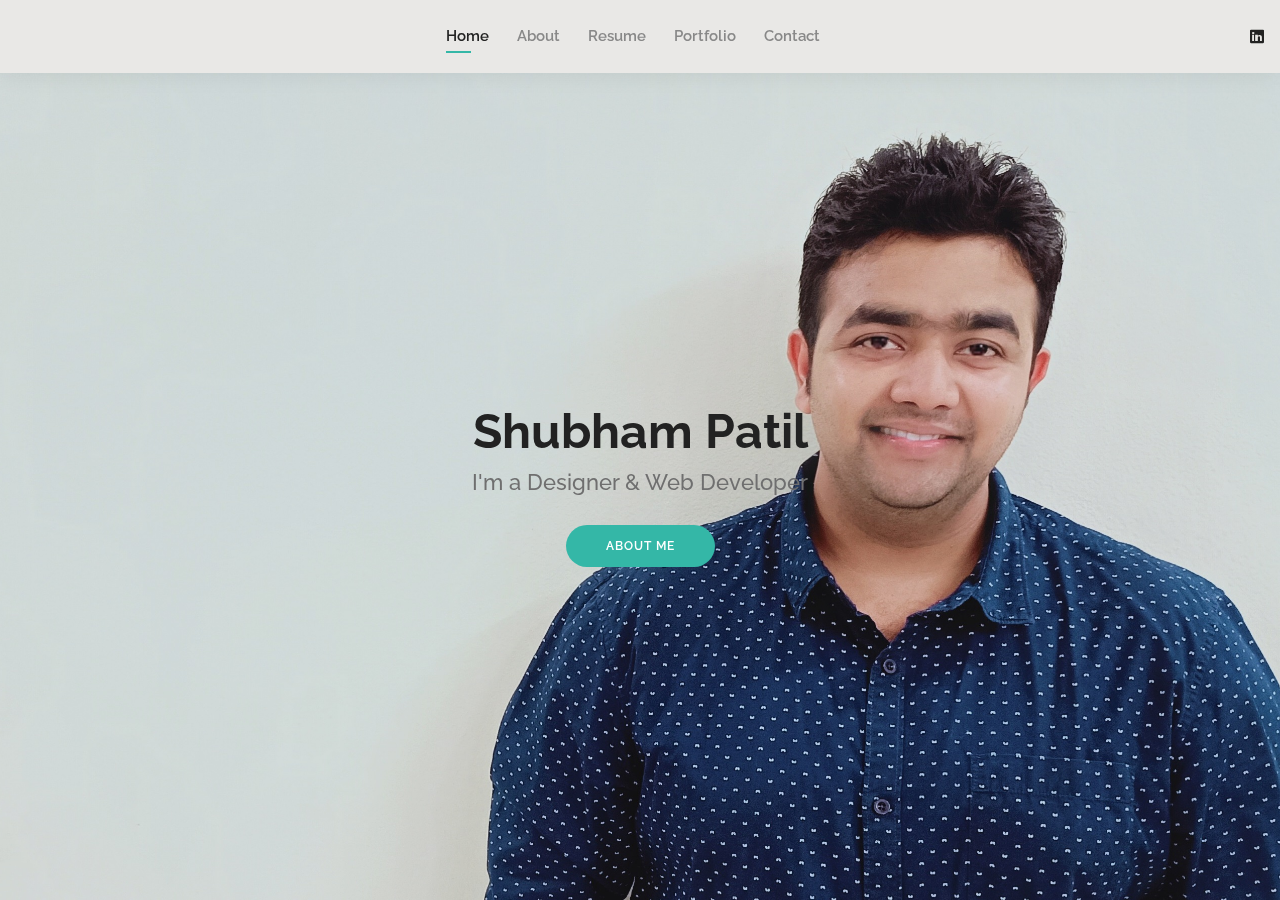
<file: index.html>
<!DOCTYPE html><!---hefkhwkhf-->
<html lang="en">

<head>
  <meta charset="utf-8">
  <meta content="width=device-width, initial-scale=1.0" name="viewport">

  <title>Shubham Portfolio - Index</title>
  <meta content="" name="description">
  <meta content="" name="keywords">

  
  
  <!-- Google Fonts -->
  <link href="https://fonts.googleapis.com/css?family=Open+Sans:300,300i,400,400i,600,600i,700,700i|Raleway:300,300i,400,400i,500,500i,600,600i,700,700i|Poppins:300,300i,400,400i,500,500i,600,600i,700,700i" rel="stylesheet">

  <!-- Vendor CSS Files -->
  <link href="assets/vendor/bootstrap/css/bootstrap.min.css" rel="stylesheet">
  <link href="assets/vendor/icofont/icofont.min.css" rel="stylesheet">
  <link href="assets/vendor/owl.carousel/assets/owl.carousel.min.css" rel="stylesheet">
  <link href="assets/vendor/boxicons/css/boxicons.min.css" rel="stylesheet">
  <link href="assets/vendor/venobox/venobox.css" rel="stylesheet">
  <link href="assets/vendor/aos/aos.css" rel="stylesheet">

  <!-- Template Main CSS File -->
  <link href="assets/css/style.css" rel="stylesheet">

  <!-- =======================================================
  * Template Name: Kelly - v2.1.1
  * Template URL: https://bootstrapmade.com/kelly-free-bootstrap-cv-resume-html-template/
  * Author: BootstrapMade.com
  * License: https://bootstrapmade.com/license/
  ======================================================== -->
</head>

<body>

  <!-- ======= Header ======= -->
  <header id="header" class="fixed-top">
    <div class="container-fluid d-flex justify-content-between align-items-center">

      <h1 class="logo"><a href="index.html"></a></h1>
      <!-- Uncomment below if you prefer to use an image logo -->
      <!-- <a href="index.html" class="logo"><img src="assets/img/logo.png" alt="" class="img-fluid"></a>-->

      <nav class="nav-menu d-none d-lg-block">
        <ul>
          <li class="active"><a href="index.html">Home</a></li>
          <li><a href="about.html">About</a></li>
          <li><a href="resume.html">Resume</a></li>
          <li><a href="portfolio.html">Portfolio</a></li>
          <li><a href="contact.html">Contact</a></li>
        </ul>
      </nav><!-- .nav-menu -->

      <div class="header-social-links">
        <a href="https://www.linkedin.com/in/shubham-patil-237600217" class="linkedin"><i class="icofont-linkedin"></i></i></a>
      </div>

    </div>

  </header><!-- End Header -->

  <!-- ======= Hero Section ======= -->
  <section id="hero" class="d-flex align-items-center">   

    <div class="container d-flex flex-column align-items-center" data-aos="zoom-in" data-aos-delay="100">
      <h1>Shubham Patil</h1>
      <h2>I'm a Designer & Web Developer</h2>
      <a href="about.html" class="btn-about">About Me</a>
    </div>
  </section><!-- End Hero -->

  

  <div id="preloader"></div>
  <a href="#" class="back-to-top"><i class="bx bx-up-arrow-alt"></i></a>

  <!-- Vendor JS Files -->
  <script src="assets/vendor/jquery/jquery.min.js"></script>
  <script src="assets/vendor/bootstrap/js/bootstrap.bundle.min.js"></script>
  <script src="assets/vendor/jquery.easing/jquery.easing.min.js"></script>
  <script src="assets/vendor/php-email-form/validate.js"></script>
  <script src="assets/vendor/waypoints/jquery.waypoints.min.js"></script>
  <script src="assets/vendor/counterup/counterup.min.js"></script>
  <script src="assets/vendor/owl.carousel/owl.carousel.min.js"></script>
  <script src="assets/vendor/isotope-layout/isotope.pkgd.min.js"></script>
  <script src="assets/vendor/venobox/venobox.min.js"></script>
  <script src="assets/vendor/aos/aos.js"></script>

  <!-- Template Main JS File -->
  <script src="assets/js/main.js"></script>

</body>

</html>
</file>
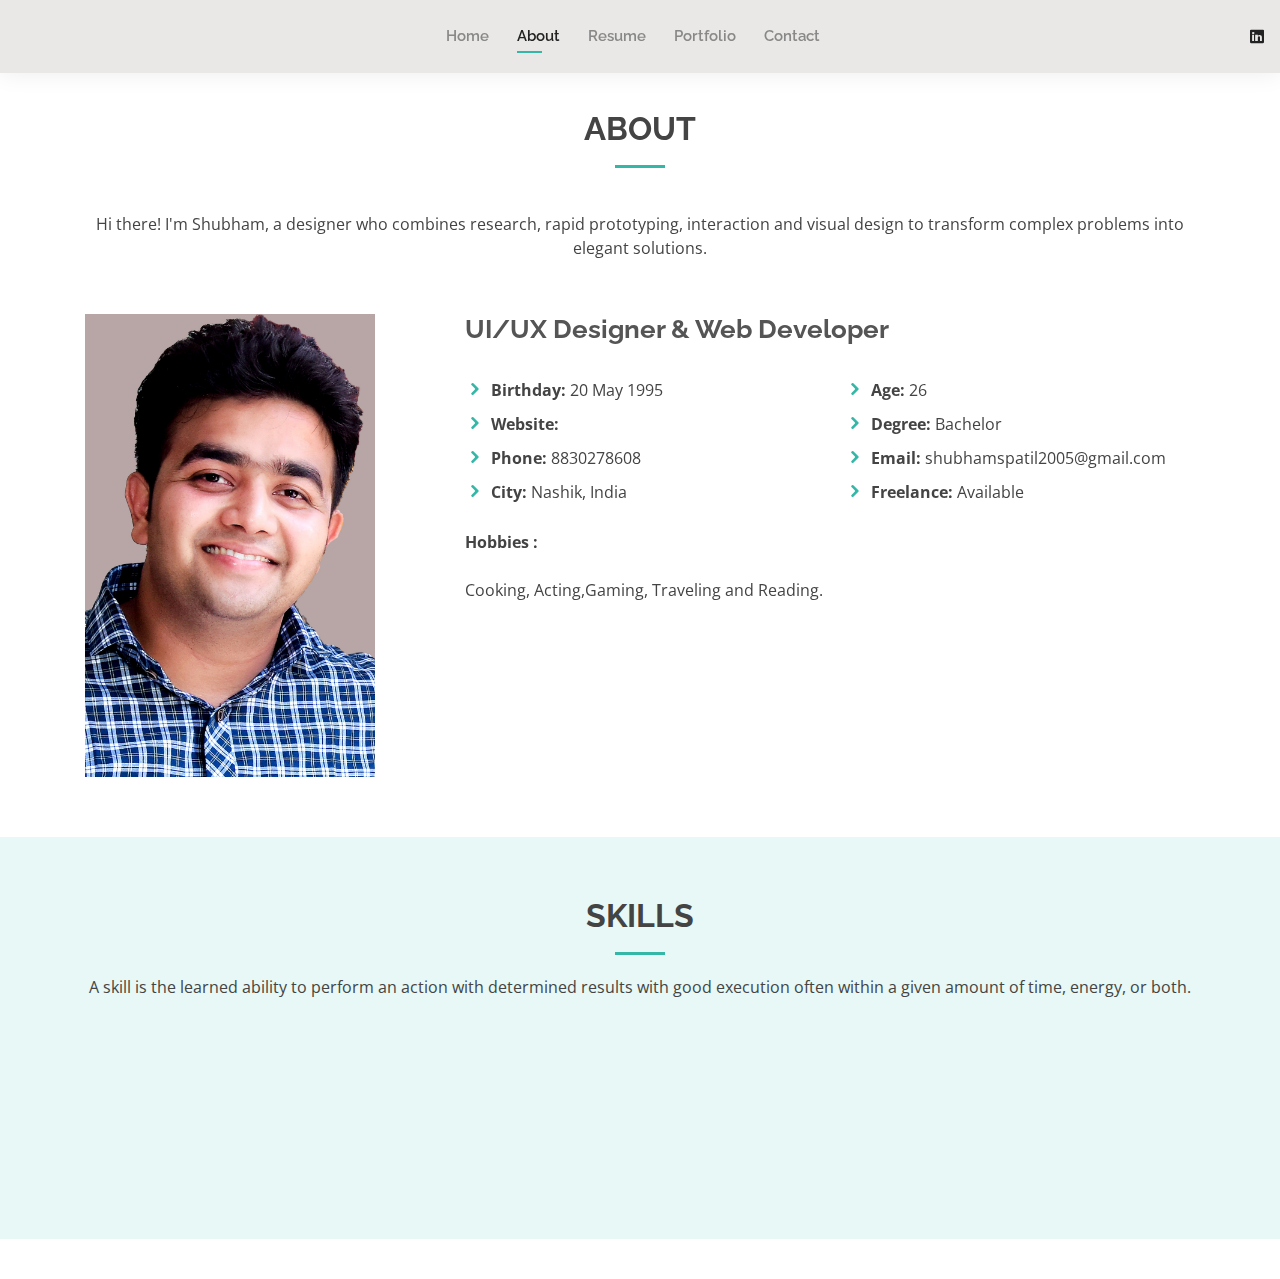
<file: about.html>
<!DOCTYPE html><!---ahhhsuvu--->
<html lang="en">

<head>
  <meta charset="utf-8">
  <meta content="width=device-width, initial-scale=1.0" name="viewport">

  <title>About - Shubham</title>
  <meta content="" name="description">
  <meta content="" name="keywords">

  
  <!-- Google Fonts -->
  <link href="https://fonts.googleapis.com/css?family=Open+Sans:300,300i,400,400i,600,600i,700,700i|Raleway:300,300i,400,400i,500,500i,600,600i,700,700i|Poppins:300,300i,400,400i,500,500i,600,600i,700,700i" rel="stylesheet">

  <!-- Vendor CSS Files -->
  <link href="assets/vendor/bootstrap/css/bootstrap.min.css" rel="stylesheet">
  <link href="assets/vendor/icofont/icofont.min.css" rel="stylesheet">
  <link href="assets/vendor/owl.carousel/assets/owl.carousel.min.css" rel="stylesheet">
  <link href="assets/vendor/boxicons/css/boxicons.min.css" rel="stylesheet">
  <link href="assets/vendor/venobox/venobox.css" rel="stylesheet">
  <link href="assets/vendor/aos/aos.css" rel="stylesheet">

  <!-- Template Main CSS File -->
  <link href="assets/css/style.css" rel="stylesheet">

  <!-- =======================================================
  * Template Name: Kelly - v2.1.1
  * Template URL: https://bootstrapmade.com/kelly-free-bootstrap-cv-resume-html-template/
  * Author: BootstrapMade.com
  * License: https://bootstrapmade.com/license/
  ======================================================== -->
</head>

<body>

  <!-- ======= Header ======= -->
  <header id="header" class="fixed-top">
    <div class="container-fluid d-flex justify-content-between align-items-center">

      <h1 class="logo"><a href="index.html"></a></h1>
      <!-- Uncomment below if you prefer to use an image logo -->
      <!-- <a href="index.html" class="logo"><img src="assets/img/logo.png" alt="" class="img-fluid"></a>-->

      <nav class="nav-menu d-none d-lg-block">
        <ul>
          <li><a href="index.html">Home</a></li>
          <li class="active"><a href="about.html">About</a></li>
          <li><a href="resume.html">Resume</a></li>
          <li><a href="portfolio.html">Portfolio</a></li>
          <li><a href="contact.html">Contact</a></li>
        </ul>
      </nav><!-- .nav-menu -->

      <div class="header-social-links">
        <a href="https://www.linkedin.com/in/shubham-patil-237600217" class="linkedin"><i class="icofont-linkedin"></i></i></a>
      </div>

    </div>

  </header><!-- End Header -->

  <main id="main">

    <!-- ======= About Section ======= -->
    <section id="about" class="about">
      <div class="container" data-aos="fade-up">

        <div class="section-title">
          <h2>About</h2><br>
          <p>Hi there! I'm Shubham, a designer who combines research, rapid prototyping, interaction and visual design to transform complex problems into elegant solutions.</p>
        </div><br>

        <div class="row">
          <div class="col-lg-4">
            <img class="img-fluid" src="assets/img/Closup.jpg" alt="" width="290" height="100">
          </div>
          <div class="col-lg-8 pt-4 pt-lg-0 content">
            <h3>UI/UX Designer & Web Developer</h3><br>
            <div class="row">
              <div class="col-lg-6">
                <ul>
                  <li><i class="icofont-rounded-right"></i> <strong>Birthday:</strong> 20 May 1995</li>
                  <li><i class="icofont-rounded-right"></i> <strong>Website:</strong> </li>
                  <li><i class="icofont-rounded-right"></i> <strong>Phone:</strong> 8830278608</li>
                  <li><i class="icofont-rounded-right"></i> <strong>City:</strong> Nashik, India</li>
                </ul>
              </div>
              <div class="col-lg-6">
                <ul>
                  <li><i class="icofont-rounded-right"></i> <strong>Age:</strong> 26</li>
                  <li><i class="icofont-rounded-right"></i> <strong>Degree:</strong> Bachelor</li>
                  <li><i class="icofont-rounded-right"></i> <strong>Email:</strong> shubhamspatil2005@gmail.com</li>
                  <li><i class="icofont-rounded-right"></i> <strong>Freelance:</strong> Available</li>
                </ul>
              </div>
            </div>
            <p>
              <strong>Hobbies :</strong><br><br>
              Cooking, Acting,Gaming, Traveling and Reading.
            </p>
          </div>
        </div>

      </div>
    </section><!-- End About Section -->

    <!-- ======= Skills Section ======= -->
    <section id="skills" class="skills section-bg">
      <div class="container">

        <div class="section-title">
          <h2>Skills</h2>
          <p>A skill is the learned ability to perform an action with determined results with good execution often within a given amount of time, energy, or both. </p>
        </div>

        <div class="row skills-content">

          <div class="col-lg-6" data-aos="fade-up">

            <div class="progress">
              <span class="skill">HTML <i class="val">90%</i></span>
              <div class="progress-bar-wrap">
                <div class="progress-bar" role="progressbar" aria-valuenow="90" aria-valuemin="0" aria-valuemax="100"></div>
              </div>
            </div>

            <div class="progress">
              <span class="skill">CSS <i class="val">90%</i></span>
              <div class="progress-bar-wrap">
                <div class="progress-bar" role="progressbar" aria-valuenow="90" aria-valuemin="0" aria-valuemax="100"></div>
              </div>
            </div>

            <div class="progress">
              <span class="skill">Adobe XD <i class="val">85%</i></span>
              <div class="progress-bar-wrap">
                <div class="progress-bar" role="progressbar" aria-valuenow="85" aria-valuemin="0" aria-valuemax="100"></div>
              </div>
            </div>

          </div>

          <div class="col-lg-6" data-aos="fade-up" data-aos-delay="100">

            <div class="progress">
              <span class="skill">Bootstrap <i class="val">70%</i></span>
              <div class="progress-bar-wrap">
                <div class="progress-bar" role="progressbar" aria-valuenow="70" aria-valuemin="0" aria-valuemax="100"></div>
              </div>
            </div>

            <div class="progress">
              <span class="skill">WordPress/CMS <i class="val">50%</i></span>
              <div class="progress-bar-wrap">
                <div class="progress-bar" role="progressbar" aria-valuenow="50" aria-valuemin="0" aria-valuemax="100"></div>
              </div>
            </div>

            <div class="progress">
              <span class="skill">Photoshop <i class="val">70%</i></span>
              <div class="progress-bar-wrap">
                <div class="progress-bar" role="progressbar" aria-valuenow="70" aria-valuemin="0" aria-valuemax="100"></div>
              </div>
            </div>

          </div>

        </div>

      </div>
    </section><!-- End Skills Section -->
   

  <div id="preloader"></div>
  <a href="#" class="back-to-top"><i class="bx bx-up-arrow-alt"></i></a>

  <!-- Vendor JS Files -->
  <script src="assets/vendor/jquery/jquery.min.js"></script>
  <script src="assets/vendor/bootstrap/js/bootstrap.bundle.min.js"></script>
  <script src="assets/vendor/jquery.easing/jquery.easing.min.js"></script>
  <script src="assets/vendor/php-email-form/validate.js"></script>
  <script src="assets/vendor/waypoints/jquery.waypoints.min.js"></script>
  <script src="assets/vendor/counterup/counterup.min.js"></script>
  <script src="assets/vendor/owl.carousel/owl.carousel.min.js"></script>
  <script src="assets/vendor/isotope-layout/isotope.pkgd.min.js"></script>
  <script src="assets/vendor/venobox/venobox.min.js"></script>
  <script src="assets/vendor/aos/aos.js"></script>

  <!-- Template Main JS File -->
  <script src="assets/js/main.js"></script>

</body>

</html>
</file>
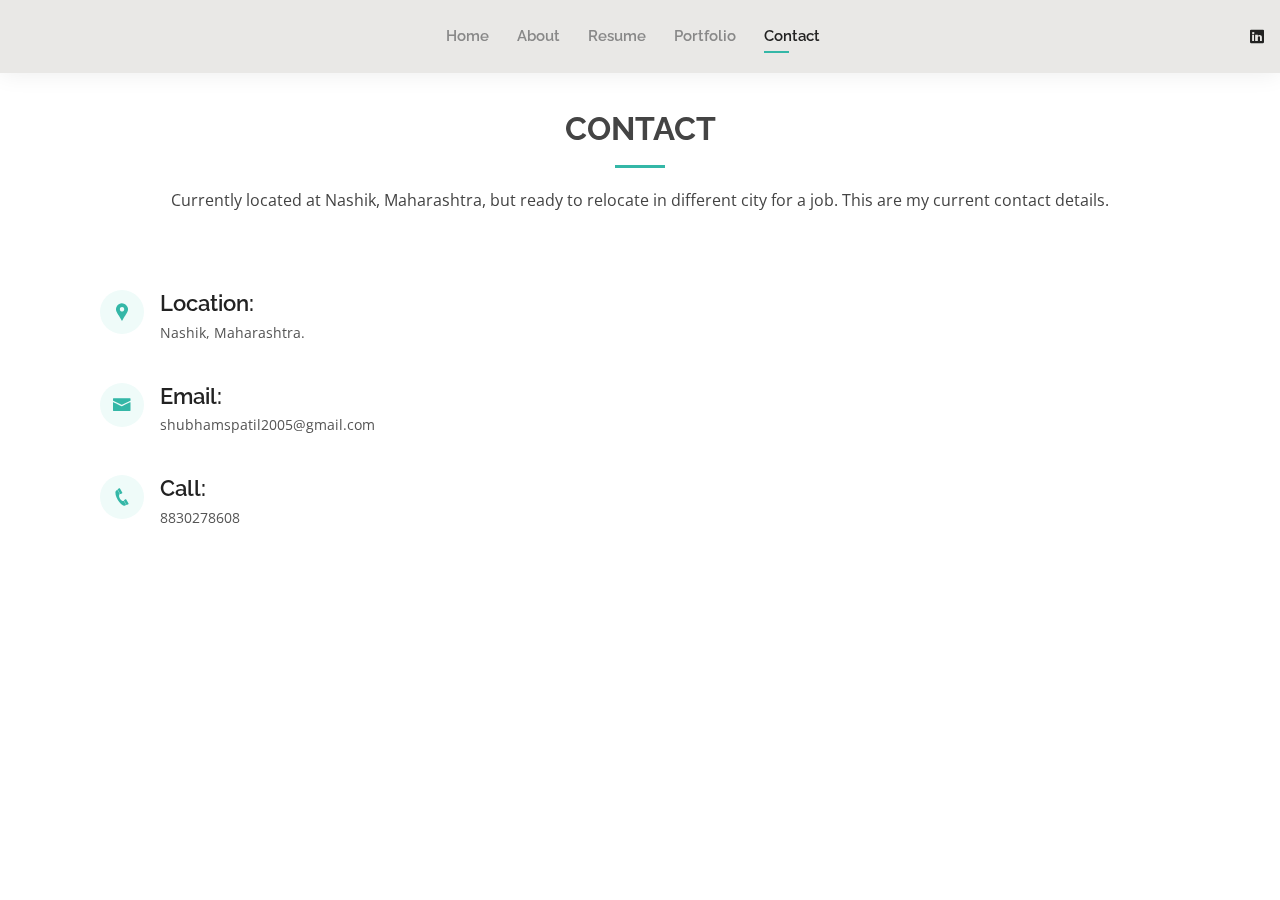
<file: contact.html>
<!DOCTYPE html>
<html lang="en">

<head>
  <meta charset="utf-8">
  <meta content="width=device-width, initial-scale=1.0" name="viewport">

  <title>Contact - Shubham</title>
  <meta content="" name="description">
  <meta content="" name="keywords">

  <!-- Favicons -->
  

  <!-- Google Fonts -->
  <link href="https://fonts.googleapis.com/css?family=Open+Sans:300,300i,400,400i,600,600i,700,700i|Raleway:300,300i,400,400i,500,500i,600,600i,700,700i|Poppins:300,300i,400,400i,500,500i,600,600i,700,700i" rel="stylesheet">

  <!-- Vendor CSS Files -->
  <link href="assets/vendor/bootstrap/css/bootstrap.min.css" rel="stylesheet">
  <link href="assets/vendor/icofont/icofont.min.css" rel="stylesheet">
  <link href="assets/vendor/owl.carousel/assets/owl.carousel.min.css" rel="stylesheet">
  <link href="assets/vendor/boxicons/css/boxicons.min.css" rel="stylesheet">
  <link href="assets/vendor/venobox/venobox.css" rel="stylesheet">
  <link href="assets/vendor/aos/aos.css" rel="stylesheet">

  <!-- Template Main CSS File -->
  <link href="assets/css/style.css" rel="stylesheet">

  <!-- =======================================================
  * Template Name: Kelly - v2.1.1
  * Template URL: https://bootstrapmade.com/kelly-free-bootstrap-cv-resume-html-template/
  * Author: BootstrapMade.com
  * License: https://bootstrapmade.com/license/
  ======================================================== -->
</head>

<body>

  <!-- ======= Header ======= -->
  <header id="header" class="fixed-top">
    <div class="container-fluid d-flex justify-content-between align-items-center">

      <h1 class="logo"><a href="index.html"></a></h1>
      <!-- Uncomment below if you prefer to use an image logo -->
      <!-- <a href="index.html" class="logo"><img src="assets/img/logo.png" alt="" class="img-fluid"></a>-->

      <nav class="nav-menu d-none d-lg-block">
        <ul>
          <li><a href="index.html">Home</a></li>
          <li><a href="about.html">About</a></li>
          <li><a href="resume.html">Resume</a></li>
          <!--li><a href="services.html">Services</a></li-->
          <li><a href="portfolio.html">Portfolio</a></li>
          <li class="active"><a href="contact.html">Contact</a></li>
        </ul>
      </nav><!-- .nav-menu -->

      <div class="header-social-links">
        <a href="https://www.linkedin.com/in/shubham-patil-237600217" class="linkedin"><i class="icofont-linkedin"></i></i></a>
      </div>

    </div>

  </header><!-- End Header -->

  <main id="main">

    <!-- ======= Contact Section ======= -->
    <section id="contact" class="contact">
      <div class="container" data-aos="fade-up">

        <div class="section-title">
          <h2>Contact</h2>
          <p>Currently located at Nashik, Maharashtra, but ready to relocate in different city for a job. This are my current contact details.</p>
        </div>

        <!--div>
          <iframe style="border:0; width: 100%; height: 270px;" src="https://www.google.com/maps/embed?pb=!1m18!1m12!1m3!1d119981.26415210452!2d73.73344040889104!3d19.991110620305605!2m3!1f0!2f0!3f0!3m2!1i1024!2i768!4f13.1!3m3!1m2!1s0x3bddd290b09914b3%3A0xcb07845d9d28215c!2sNashik%2C%20Maharashtra!5e0!3m2!1sen!2sin!4v1624355312429!5m2!1sen!2sin" frameborder="0" allowfullscreen></iframe>
        </div-->

        <div class="row mt-5" style="margin: 50px auto;">

          <div class="col-lg-4">
            <div class="info">
              <div class="address">
                <i class="icofont-google-map"></i>
                <h4>Location:</h4>
                <p>Nashik, Maharashtra.</p>
              </div>

              <div class="email">
                <i class="icofont-envelope"></i>
                <h4>Email:</h4>
                <p>shubhamspatil2005@gmail.com</p>
              </div>

              <div class="phone">
                <i class="icofont-phone"></i>
                <h4>Call:</h4>
                <p>8830278608</p>
              </div>

            </div>

          </div>

          

        </div>

      </div>
    </section><!-- End Contact Section -->

  </main><!-- End #main -->

  <!-- ======= Footer ======= --
  <footer id="footer">
    <div class="container">
      <div class="copyright">
        &copy; Copyright <strong><span>Kelly</span></strong>. All Rights Reserved
      </div>
      <div class="credits">
        <!-- All the links in the footer should remain intact. -->
        <!-- You can delete the links only if you purchased the pro version. -->
        <!-- Licensing information: https://bootstrapmade.com/license/ -->
        <!-- Purchase the pro version with working PHP/AJAX contact form: https://bootstrapmade.com/kelly-free-bootstrap-cv-resume-html-template/ --
        Designed by <a href="https://bootstrapmade.com/">BootstrapMade</a>
      </div>
    </div>
  </footer><!-- End  Footer -->

  <div id="preloader"></div>
  <a href="#" class="back-to-top"><i class="bx bx-up-arrow-alt"></i></a>

  <!-- Vendor JS Files -->
  <script src="assets/vendor/jquery/jquery.min.js"></script>
  <script src="assets/vendor/bootstrap/js/bootstrap.bundle.min.js"></script>
  <script src="assets/vendor/jquery.easing/jquery.easing.min.js"></script>
  <script src="assets/vendor/php-email-form/validate.js"></script>
  <script src="assets/vendor/waypoints/jquery.waypoints.min.js"></script>
  <script src="assets/vendor/counterup/counterup.min.js"></script>
  <script src="assets/vendor/owl.carousel/owl.carousel.min.js"></script>
  <script src="assets/vendor/isotope-layout/isotope.pkgd.min.js"></script>
  <script src="assets/vendor/venobox/venobox.min.js"></script>
  <script src="assets/vendor/aos/aos.js"></script>

  <!-- Template Main JS File -->
  <script src="assets/js/main.js"></script>

</body>

</html>
</file>
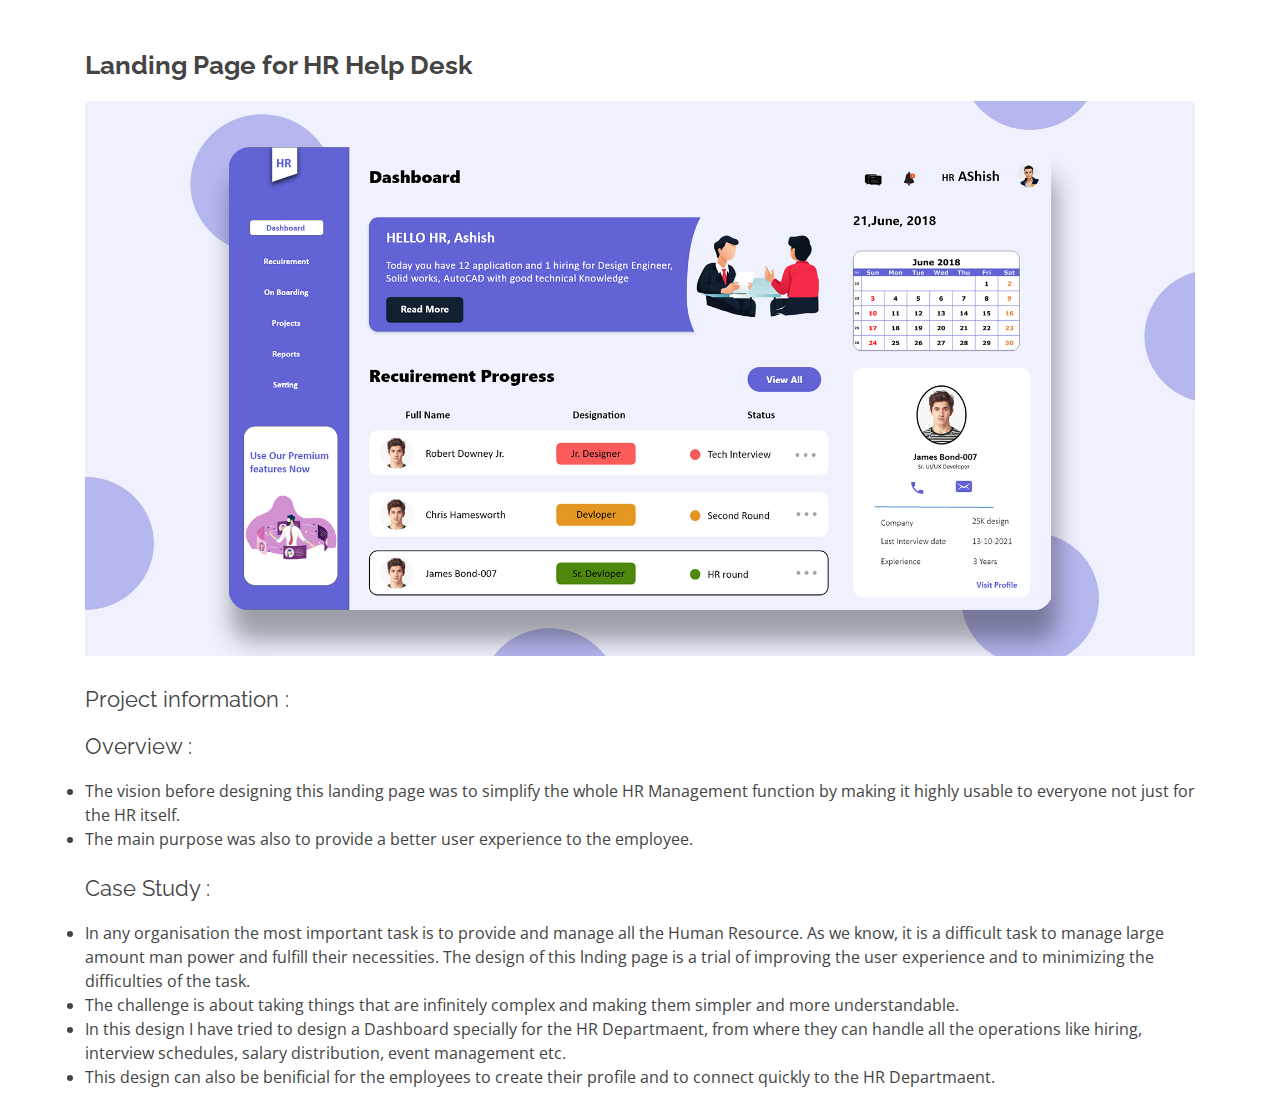
<file: portfolio-details-hr.html>
<!DOCTYPE html>
<html lang="en">

<head>
  <meta charset="utf-8">
  <meta content="width=device-width, initial-scale=1.0" name="viewport">

  <title>Portfolio Details - Shubham</title>
  <meta content="" name="description">
  <meta content="" name="keywords">

  <!-- Favicons -->
  
  <!-- Google Fonts -->
  <link href="https://fonts.googleapis.com/css?family=Open+Sans:300,300i,400,400i,600,600i,700,700i|Raleway:300,300i,400,400i,500,500i,600,600i,700,700i|Poppins:300,300i,400,400i,500,500i,600,600i,700,700i" rel="stylesheet">

  <!-- Vendor CSS Files -->
  <link href="assets/vendor/bootstrap/css/bootstrap.min.css" rel="stylesheet">
  <link href="assets/vendor/icofont/icofont.min.css" rel="stylesheet">
  <link href="assets/vendor/owl.carousel/assets/owl.carousel.min.css" rel="stylesheet">
  <link href="assets/vendor/boxicons/css/boxicons.min.css" rel="stylesheet">
  <link href="assets/vendor/venobox/venobox.css" rel="stylesheet">
  <link href="assets/vendor/aos/aos.css" rel="stylesheet">

  <!-- Template Main CSS File -->
  <link href="assets/css/style.css" rel="stylesheet">

  <!-- =======================================================
  * Template Name: Kelly - v2.1.1
  * Template URL: https://bootstrapmade.com/kelly-free-bootstrap-cv-resume-html-template/
  * Author: BootstrapMade.com
  * License: https://bootstrapmade.com/license/
  ======================================================== -->
</head>

<body>

  <main id="main">

    <!-- ======= Portfolio Details Section ======= -->
    <section id="portfolio-details-LP1" class="portfolio-details">
      <div class="container">

        <div class="row">

          <div class="col-sm-12">
            <h2 class="portfolio-title">Landing Page for HR Help Desk</h2>
            <div class="owl-carousel portfolio-details-carousel">
              <img src="assets/img/portfolio/Dashboard-1.jpg" class="img-fluid" alt="">
            </div>
          </div>

          <div class="col-sm-12 portfolio-info">
            <h3>Project information :</h3>
            <h3>Overview :</h3>
            <li>The vision before designing this landing page was to simplify the whole HR Management function by making it highly usable to everyone not just for the HR itself.</li>
            <li>The main purpose was also to provide a better user experience to the employee.</li><br>

            <h3>Case Study :</h3>
            <li>In any organisation the most important task is to provide and manage all the Human Resource. As we know, it is a difficult task to manage large amount man power and fulfill their necessities. The design of this lnding page is a trial of improving the user experience and to minimizing the difficulties of the task. </li>
            <li>The challenge is about taking things that are infinitely complex and making them simpler and more understandable.</li>
            <li>In this design I have tried to design a Dashboard specially for the HR Departmaent, from where they can handle all the operations like hiring, interview schedules, salary distribution, event management etc.</li>
            <li>This design can also be benificial for the employees to create their profile and to connect quickly to the HR Departmaent.</li><br>
          </div>

        </div>

      </div>
    </section><!-- End Portfolio Details Section -->

  </main><!-- End #main -->

  <div id="preloader"></div>
  <a href="#" class="back-to-top"><i class="bx bx-up-arrow-alt"></i></a>

  <!-- Vendor JS Files -->
  <script src="assets/vendor/jquery/jquery.min.js"></script>
  <script src="assets/vendor/bootstrap/js/bootstrap.bundle.min.js"></script>
  <script src="assets/vendor/jquery.easing/jquery.easing.min.js"></script>
  <script src="assets/vendor/php-email-form/validate.js"></script>
  <script src="assets/vendor/waypoints/jquery.waypoints.min.js"></script>
  <script src="assets/vendor/counterup/counterup.min.js"></script>
  <script src="assets/vendor/owl.carousel/owl.carousel.min.js"></script>
  <script src="assets/vendor/isotope-layout/isotope.pkgd.min.js"></script>
  <script src="assets/vendor/venobox/venobox.min.js"></script>
  <script src="assets/vendor/aos/aos.js"></script>

  <!-- Template Main JS File -->
  <script src="assets/js/main.js"></script>

</body>

</html>
</file>
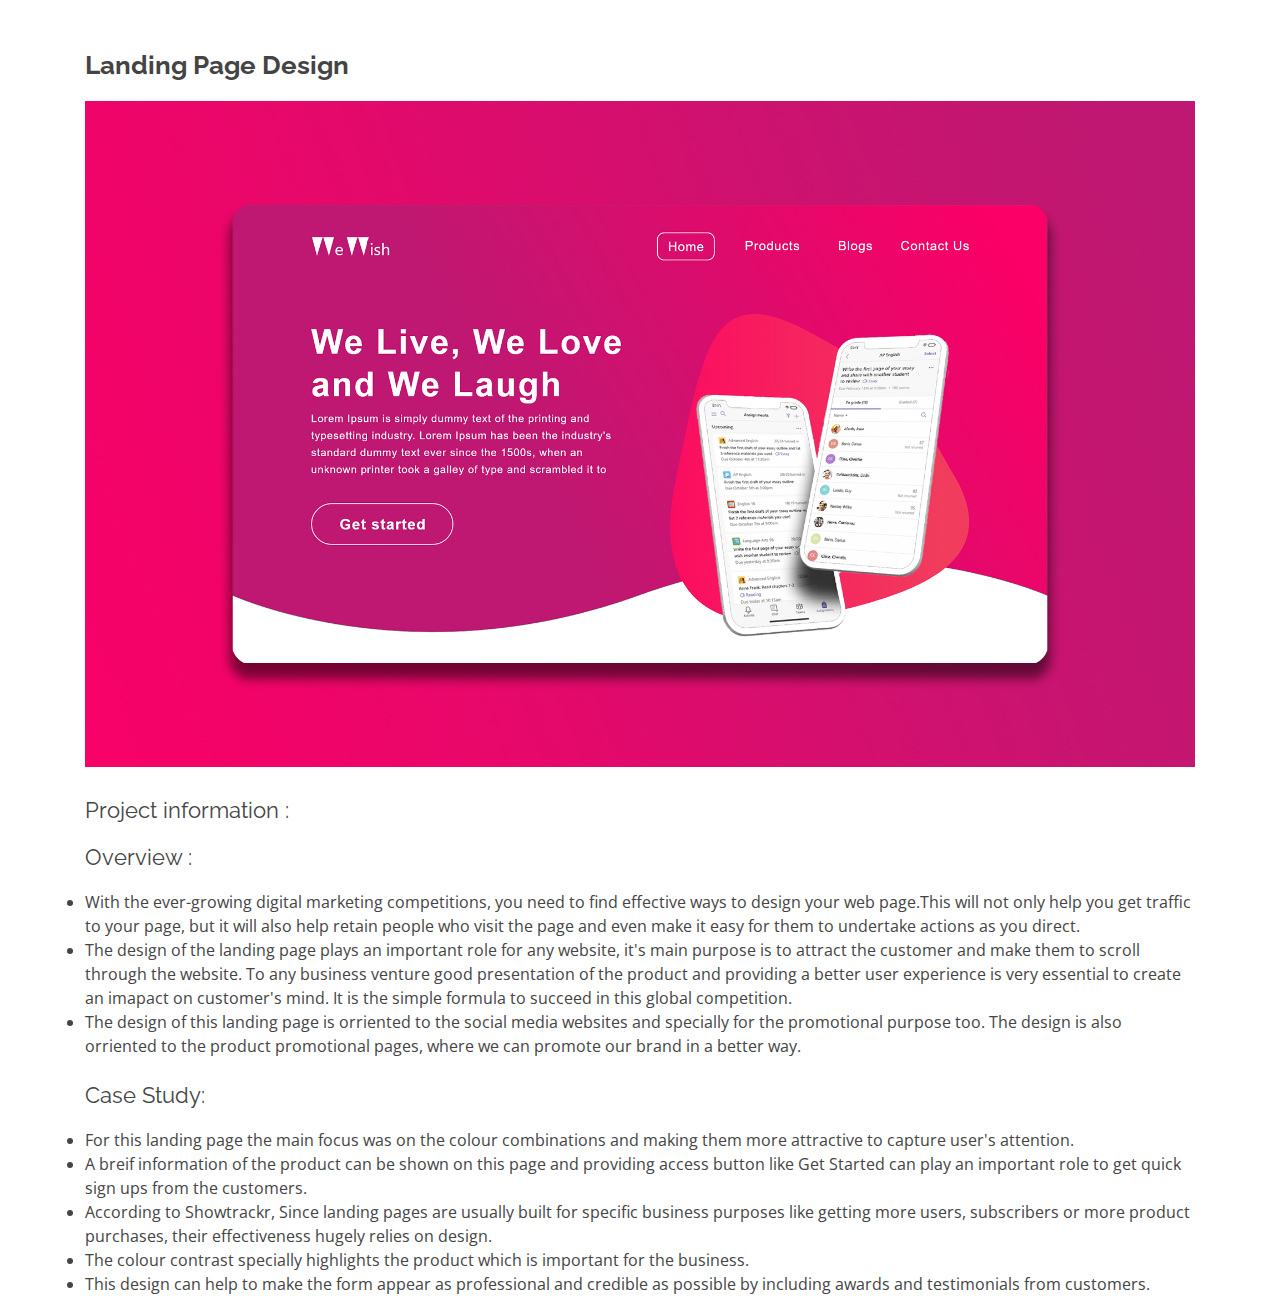
<file: portfolio-details-LP1.html>
<!DOCTYPE html>
<html lang="en">

<head>
  <meta charset="utf-8">
  <meta content="width=device-width, initial-scale=1.0" name="viewport">

  <title>Portfolio Details - Shubham</title>
  <meta content="" name="description">
  <meta content="" name="keywords">

  <!-- Favicons -->
  
  <!-- Google Fonts -->
  <link href="https://fonts.googleapis.com/css?family=Open+Sans:300,300i,400,400i,600,600i,700,700i|Raleway:300,300i,400,400i,500,500i,600,600i,700,700i|Poppins:300,300i,400,400i,500,500i,600,600i,700,700i" rel="stylesheet">

  <!-- Vendor CSS Files -->
  <link href="assets/vendor/bootstrap/css/bootstrap.min.css" rel="stylesheet">
  <link href="assets/vendor/icofont/icofont.min.css" rel="stylesheet">
  <link href="assets/vendor/owl.carousel/assets/owl.carousel.min.css" rel="stylesheet">
  <link href="assets/vendor/boxicons/css/boxicons.min.css" rel="stylesheet">
  <link href="assets/vendor/venobox/venobox.css" rel="stylesheet">
  <link href="assets/vendor/aos/aos.css" rel="stylesheet">

  <!-- Template Main CSS File -->
  <link href="assets/css/style.css" rel="stylesheet">

  <!-- =======================================================
  * Template Name: Kelly - v2.1.1
  * Template URL: https://bootstrapmade.com/kelly-free-bootstrap-cv-resume-html-template/
  * Author: BootstrapMade.com
  * License: https://bootstrapmade.com/license/
  ======================================================== -->
</head>

<body>

  <main id="main">

    <!-- ======= Portfolio Details Section ======= -->
    <section id="portfolio-details-LP1" class="portfolio-details">
      <div class="container">

        <div class="row">

          <div class="col-sm-12">
            <h2 class="portfolio-title">Landing Page Design</h2>
            <div class="owl-carousel portfolio-details-carousel">
              <img src="assets/img/portfolio/Sample-1.png" class="img-fluid" alt="">
            </div>
          </div>

          <div class="col-sm-12 portfolio-info">
            <h3>Project information :</h3>
            <h3>Overview :</h3>
            <li>With the ever-growing digital marketing competitions, you need to find effective ways to design your web page.This will not only help you get traffic to your page, but it will also help retain people who visit the page and even make it easy for them to undertake actions as you direct.</li>
            <li>The design of the landing page plays an important role for any website, it's main purpose is to attract the customer and make them to scroll through the website. To any business venture good presentation of the product and providing a better user experience is very essential to create an imapact on customer's mind. It is the simple formula to succeed in this global competition.  </li>
            <li>The design of this landing page is orriented to the social media websites and specially for the promotional purpose too. The design is also orriented to the product promotional pages, where we can promote our brand in a better way. </li><br>

            <h3>Case Study: </h3>            
            
            <li>For this landing page the main focus was on the colour combinations and making them more attractive to capture user's attention.</li>
            <li>A breif information of the product can be shown on this page and providing access button like Get Started can play an important role to get quick sign ups from the customers. </li>
            <li>According to Showtrackr, Since landing pages are usually built for specific business purposes like getting more users, subscribers or more product purchases, their effectiveness hugely relies on design.</li>
            <li>The colour contrast specially highlights the product which is important for the business.</li>
            <li>This design can help to make the form appear as professional and credible as possible by including awards and testimonials from customers.</li>


            

          </div>

        </div>

      </div>
    </section><!-- End Portfolio Details Section -->

  </main><!-- End #main -->

  <div id="preloader"></div>
  <a href="#" class="back-to-top"><i class="bx bx-up-arrow-alt"></i></a>

  <!-- Vendor JS Files -->
  <script src="assets/vendor/jquery/jquery.min.js"></script>
  <script src="assets/vendor/bootstrap/js/bootstrap.bundle.min.js"></script>
  <script src="assets/vendor/jquery.easing/jquery.easing.min.js"></script>
  <script src="assets/vendor/php-email-form/validate.js"></script>
  <script src="assets/vendor/waypoints/jquery.waypoints.min.js"></script>
  <script src="assets/vendor/counterup/counterup.min.js"></script>
  <script src="assets/vendor/owl.carousel/owl.carousel.min.js"></script>
  <script src="assets/vendor/isotope-layout/isotope.pkgd.min.js"></script>
  <script src="assets/vendor/venobox/venobox.min.js"></script>
  <script src="assets/vendor/aos/aos.js"></script>

  <!-- Template Main JS File -->
  <script src="assets/js/main.js"></script>

</body>

</html>
</file>
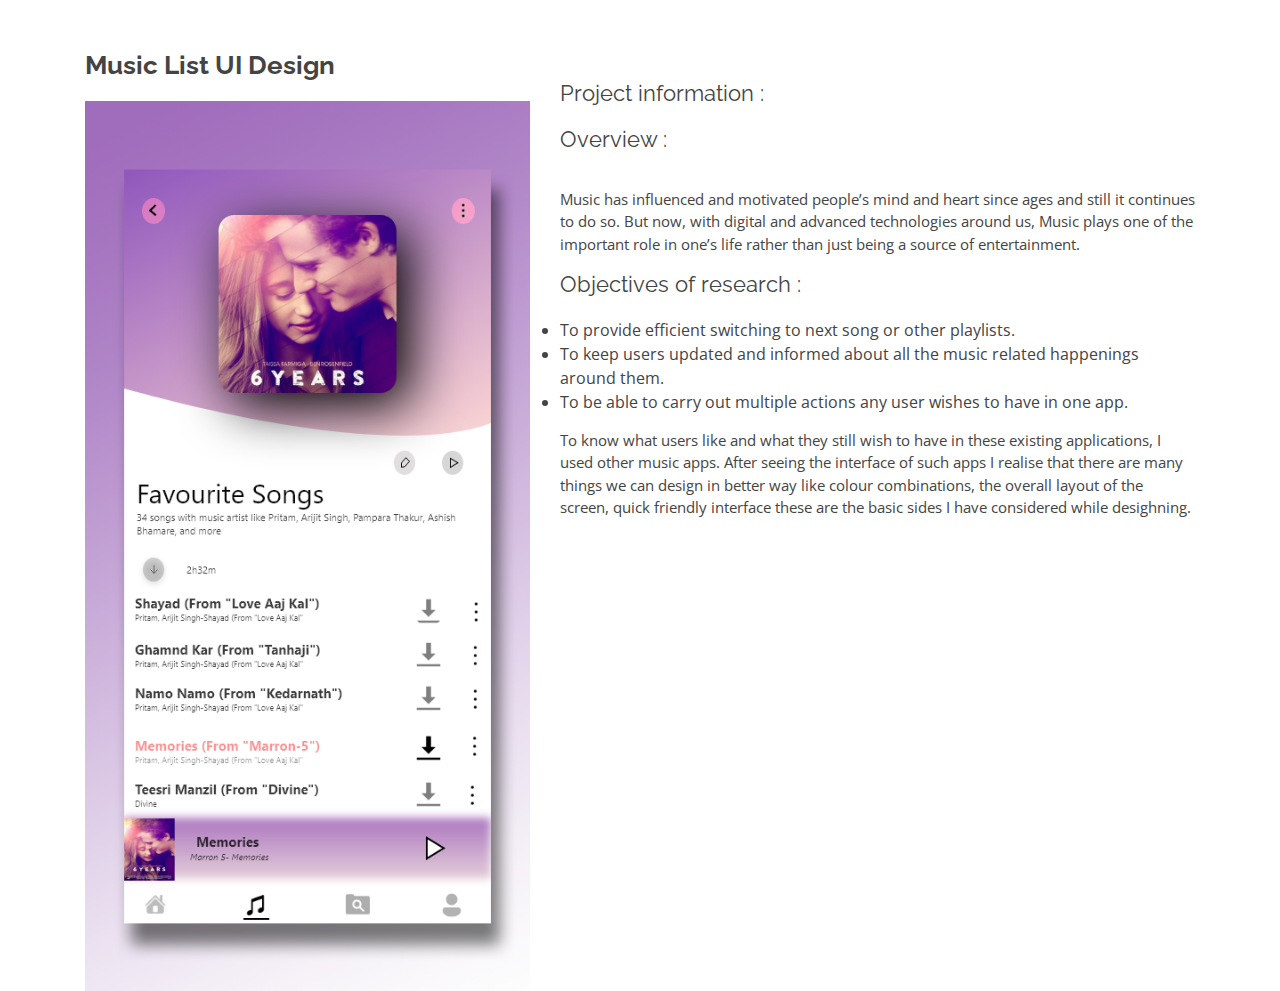
<file: portfolio-details-music.html>
<!DOCTYPE html>
<html lang="en">

<head>
  <meta charset="utf-8">
  <meta content="width=device-width, initial-scale=1.0" name="viewport">

  <title>Portfolio Details - Shubham</title>
  <meta content="" name="description">
  <meta content="" name="keywords">

  <!-- Favicons -->
  

  <!-- Google Fonts -->
  <link href="https://fonts.googleapis.com/css?family=Open+Sans:300,300i,400,400i,600,600i,700,700i|Raleway:300,300i,400,400i,500,500i,600,600i,700,700i|Poppins:300,300i,400,400i,500,500i,600,600i,700,700i" rel="stylesheet">

  <!-- Vendor CSS Files -->
  <link href="assets/vendor/bootstrap/css/bootstrap.min.css" rel="stylesheet">
  <link href="assets/vendor/icofont/icofont.min.css" rel="stylesheet">
  <link href="assets/vendor/owl.carousel/assets/owl.carousel.min.css" rel="stylesheet">
  <link href="assets/vendor/boxicons/css/boxicons.min.css" rel="stylesheet">
  <link href="assets/vendor/venobox/venobox.css" rel="stylesheet">
  <link href="assets/vendor/aos/aos.css" rel="stylesheet">

  <!-- Template Main CSS File -->
  <link href="assets/css/style.css" rel="stylesheet">

  <!-- =======================================================
  * Template Name: Kelly - v2.1.1
  * Template URL: https://bootstrapmade.com/kelly-free-bootstrap-cv-resume-html-template/
  * Author: BootstrapMade.com
  * License: https://bootstrapmade.com/license/
  ======================================================== -->
</head>

<body>

  <main id="main">

    <!-- ======= Portfolio Details Section ======= -->
    <section id="portfolio-details" class="portfolio-details">
      <div class="container">

        <div class="row">

          <div class="col-sm-5">
            <h2 class="portfolio-title">Music List UI Design</h2>
            <div class="owl-carousel portfolio-details-carousel">
              <img src="assets/img/portfolio/Music-1.png" class="img-fluid" alt="">
            </div>
          </div>

          <div class="col-sm-7 portfolio-info">
            <h3>Project information :</h3> 
            <h3>Overview :</h3>
            <p>Music has influenced and motivated people’s mind and heart since ages and still it continues to do so. But now, with digital and advanced technologies around us, Music plays one of the important role in one’s life rather than just being a source of entertainment. 
            </p>
            <h3>Objectives of research :</h3>
            <li>To provide efficient switching to next song or other playlists.</li>
            <li>To keep users updated and informed about all the music related happenings around them.</li>
            <li>To be able to carry out multiple actions any user wishes to have in one app.</li>
            <p>To know what users like and what they still wish to have in these existing applications, I used other music apps. After seeing the interface of such apps I realise that there are many things we can design in better way like colour combinations, the overall layout of the screen, quick friendly interface these are the basic sides I have considered while desighning.</p>
          </div>

        </div>

      </div>
    </section><!-- End Portfolio Details Section -->

  </main><!-- End #main -->

  <div id="preloader"></div>
  <a href="#" class="back-to-top"><i class="bx bx-up-arrow-alt"></i></a>

  <!-- Vendor JS Files -->
  <script src="assets/vendor/jquery/jquery.min.js"></script>
  <script src="assets/vendor/bootstrap/js/bootstrap.bundle.min.js"></script>
  <script src="assets/vendor/jquery.easing/jquery.easing.min.js"></script>
  <script src="assets/vendor/php-email-form/validate.js"></script>
  <script src="assets/vendor/waypoints/jquery.waypoints.min.js"></script>
  <script src="assets/vendor/counterup/counterup.min.js"></script>
  <script src="assets/vendor/owl.carousel/owl.carousel.min.js"></script>
  <script src="assets/vendor/isotope-layout/isotope.pkgd.min.js"></script>
  <script src="assets/vendor/venobox/venobox.min.js"></script>
  <script src="assets/vendor/aos/aos.js"></script>

  <!-- Template Main JS File -->
  <script src="assets/js/main.js"></script>

</body>

</html>
</file>
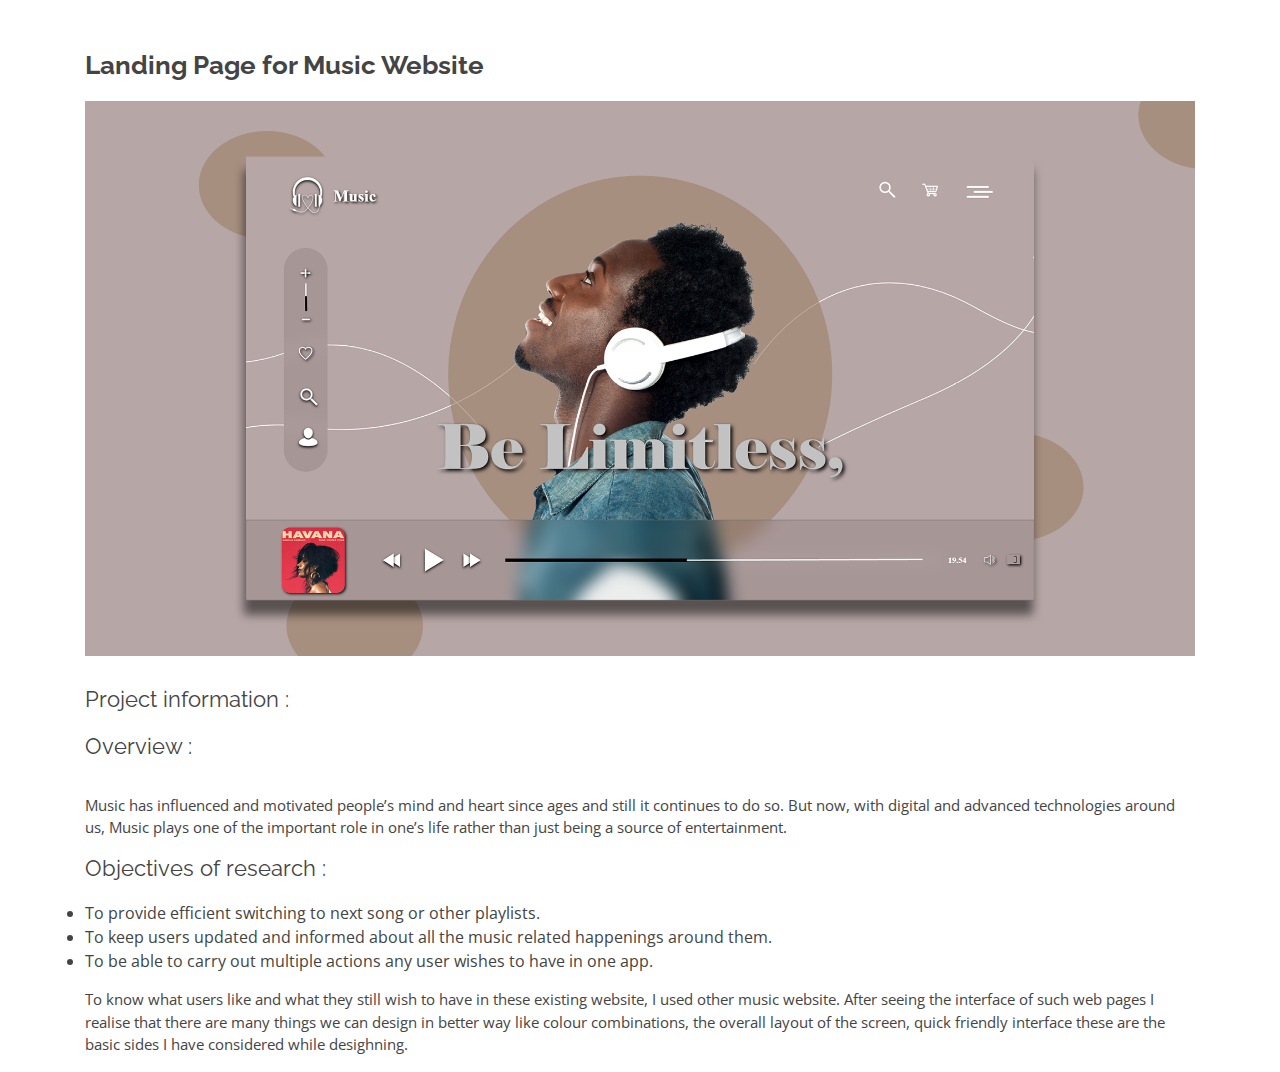
<file: portfolio-details-music1.html>
<!DOCTYPE html>
<html lang="en">

<head>
  <meta charset="utf-8">
  <meta content="width=device-width, initial-scale=1.0" name="viewport">

  <title>Portfolio Details - Shubham</title>
  <meta content="" name="description">
  <meta content="" name="keywords">

  <!-- Favicons -->
  

  <!-- Google Fonts -->
  <link href="https://fonts.googleapis.com/css?family=Open+Sans:300,300i,400,400i,600,600i,700,700i|Raleway:300,300i,400,400i,500,500i,600,600i,700,700i|Poppins:300,300i,400,400i,500,500i,600,600i,700,700i" rel="stylesheet">

  <!-- Vendor CSS Files -->
  <link href="assets/vendor/bootstrap/css/bootstrap.min.css" rel="stylesheet">
  <link href="assets/vendor/icofont/icofont.min.css" rel="stylesheet">
  <link href="assets/vendor/owl.carousel/assets/owl.carousel.min.css" rel="stylesheet">
  <link href="assets/vendor/boxicons/css/boxicons.min.css" rel="stylesheet">
  <link href="assets/vendor/venobox/venobox.css" rel="stylesheet">
  <link href="assets/vendor/aos/aos.css" rel="stylesheet">

  <!-- Template Main CSS File -->
  <link href="assets/css/style.css" rel="stylesheet">

  <!-- =======================================================
  * Template Name: Kelly - v2.1.1
  * Template URL: https://bootstrapmade.com/kelly-free-bootstrap-cv-resume-html-template/
  * Author: BootstrapMade.com
  * License: https://bootstrapmade.com/license/
  ======================================================== -->
</head>

<body>

  <main id="main">

    <!-- ======= Portfolio Details Section ======= -->
    <section id="portfolio-details" class="portfolio-details">
      <div class="container">

        <div class="row">

          <div class="col-sm-12">
            <h2 class="portfolio-title">Landing Page for Music Website</h2>
            <div class="owl-carousel portfolio-details-carousel">
              <img src="assets/img/portfolio/Web music-2.png" class="img-fluid" alt="">
            </div>
          </div>

          <div class="col-sm-12 portfolio-info">
            <h3>Project information :</h3> 
            <h3>Overview :</h3>
            <p>Music has influenced and motivated people’s mind and heart since ages and still it continues to do so. But now, with digital and advanced technologies around us, Music plays one of the important role in one’s life rather than just being a source of entertainment. 
            </p>
            <h3>Objectives of research :</h3>
            <li>To provide efficient switching to next song or other playlists.</li>
            <li>To keep users updated and informed about all the music related happenings around them.</li>
            <li>To be able to carry out multiple actions any user wishes to have in one app.</li>
            <p>To know what users like and what they still wish to have in these existing website, I used other music website. After seeing the interface of such web pages I realise that there are many things we can design in better way like colour combinations, the overall layout of the screen, quick friendly interface these are the basic sides I have considered while desighning.</p>
          </div>

        </div>

      </div>
    </section><!-- End Portfolio Details Section -->

  </main><!-- End #main -->

  <div id="preloader"></div>
  <a href="#" class="back-to-top"><i class="bx bx-up-arrow-alt"></i></a>

  <!-- Vendor JS Files -->
  <script src="assets/vendor/jquery/jquery.min.js"></script>
  <script src="assets/vendor/bootstrap/js/bootstrap.bundle.min.js"></script>
  <script src="assets/vendor/jquery.easing/jquery.easing.min.js"></script>
  <script src="assets/vendor/php-email-form/validate.js"></script>
  <script src="assets/vendor/waypoints/jquery.waypoints.min.js"></script>
  <script src="assets/vendor/counterup/counterup.min.js"></script>
  <script src="assets/vendor/owl.carousel/owl.carousel.min.js"></script>
  <script src="assets/vendor/isotope-layout/isotope.pkgd.min.js"></script>
  <script src="assets/vendor/venobox/venobox.min.js"></script>
  <script src="assets/vendor/aos/aos.js"></script>

  <!-- Template Main JS File -->
  <script src="assets/js/main.js"></script>

</body>

</html>
</file>
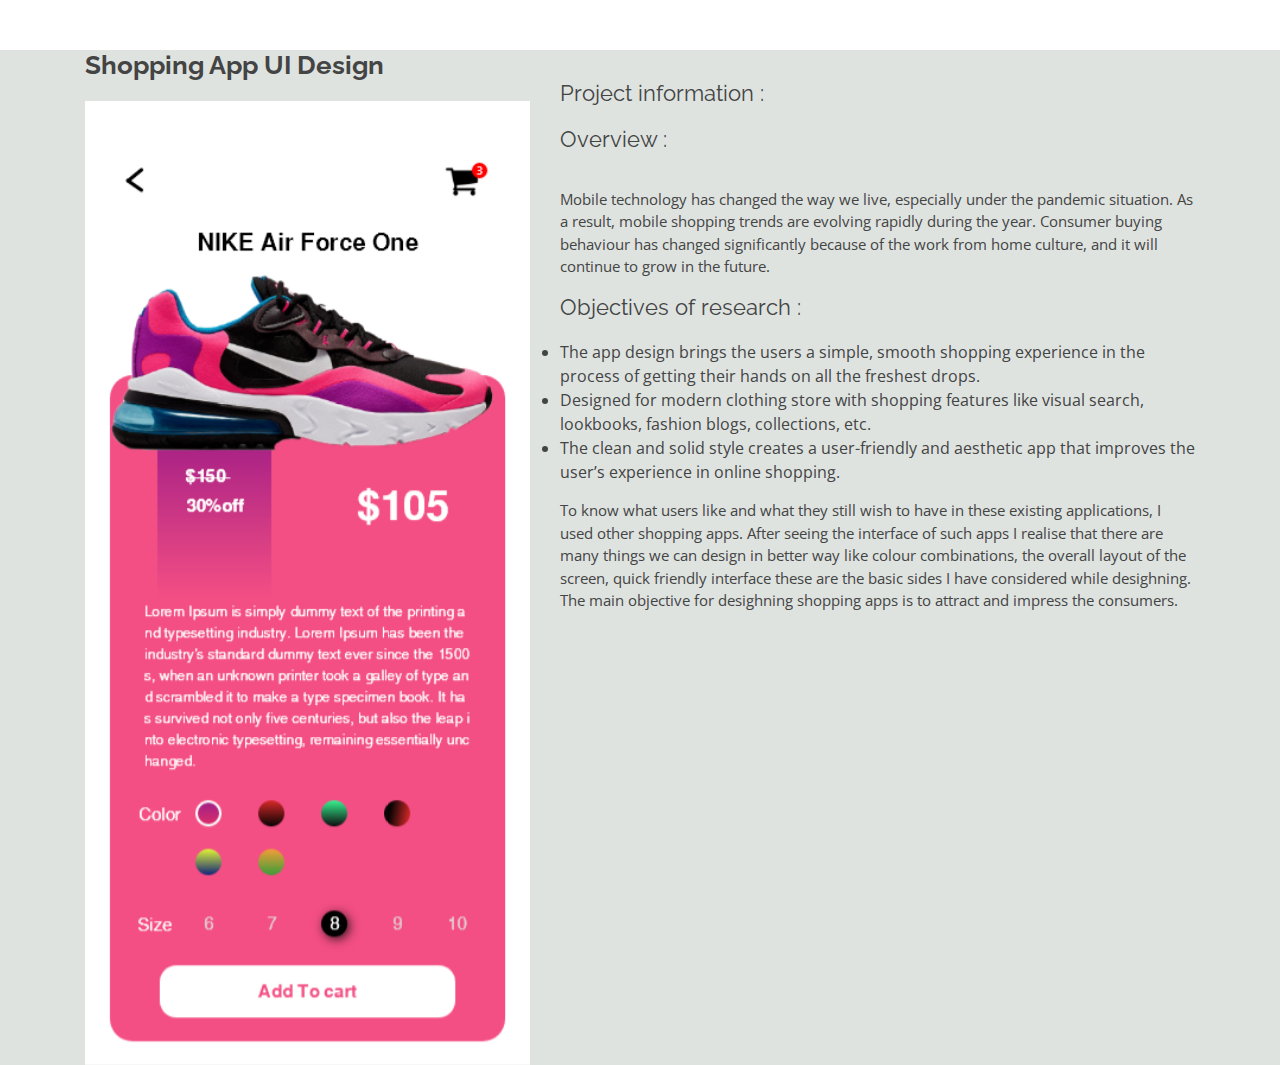
<file: portfolio-details-shopping 1.html>
<!DOCTYPE html>
<html lang="en">

<head>
  <meta charset="utf-8">
  <meta content="width=device-width, initial-scale=1.0" name="viewport">

  <title>Portfolio Details - Shubham</title>
  <meta content="" name="description">
  <meta content="" name="keywords">

  <!-- Favicons -->
  

  <!-- Google Fonts -->
  <link href="https://fonts.googleapis.com/css?family=Open+Sans:300,300i,400,400i,600,600i,700,700i|Raleway:300,300i,400,400i,500,500i,600,600i,700,700i|Poppins:300,300i,400,400i,500,500i,600,600i,700,700i" rel="stylesheet">

  <!-- Vendor CSS Files -->
  <link href="assets/vendor/bootstrap/css/bootstrap.min.css" rel="stylesheet">
  <link href="assets/vendor/icofont/icofont.min.css" rel="stylesheet">
  <link href="assets/vendor/owl.carousel/assets/owl.carousel.min.css" rel="stylesheet">
  <link href="assets/vendor/boxicons/css/boxicons.min.css" rel="stylesheet">
  <link href="assets/vendor/venobox/venobox.css" rel="stylesheet">
  <link href="assets/vendor/aos/aos.css" rel="stylesheet">

  <!-- Template Main CSS File -->
  <link href="assets/css/style.css" rel="stylesheet">

  <!-- =======================================================
  * Template Name: Kelly - v2.1.1
  * Template URL: https://bootstrapmade.com/kelly-free-bootstrap-cv-resume-html-template/
  * Author: BootstrapMade.com
  * License: https://bootstrapmade.com/license/
  ======================================================== -->
</head>

<body>

  <main id="main">

    <!-- ======= Portfolio Details Section ======= -->
    <section id="portfolio-details" class="portfolio-details" style="background-color: #dee3e0; z-index: inherit; ">
      <div class="container">

        <div class="row">

          <div class="col-sm-5">
            <h2 class="portfolio-title">Shopping App UI Design</h2>
            <div class="owl-carousel portfolio-details-carousel">
              <img src="assets/img/portfolio/iPhone X, XS, 11 Pro – 2.png" class="img-fluid" alt="">
            </div>
          </div>

          <div class="col-sm-7 portfolio-info">
            <h3>Project information :</h3>
            <h3>Overview :</h3>
            <p>Mobile technology has changed the way we live, especially under the pandemic situation. As a result, mobile shopping trends are evolving rapidly during the year. Consumer buying behaviour has changed significantly because of the work from home culture, and it will continue to grow in the future.</p>
            <h3>Objectives of research :</h3>
            <li>The app design brings the users a simple, smooth shopping experience in the process of getting their hands on all the freshest drops.</li>
            <li>Designed for modern clothing store with shopping features like visual search, lookbooks, fashion blogs, collections, etc. </li>
            <li>The clean and solid style creates a user-friendly and aesthetic app that improves the user’s experience in online shopping.</li>
            <p>To know what users like and what they still wish to have in these existing applications, I used other shopping apps. After seeing the interface of such apps I realise that there are many things we can design in better way like colour combinations, the overall layout of the screen, quick friendly interface these are the basic sides I have considered while desighning. The main objective for desighning shopping apps is to attract and impress the consumers.</p>
          </div>

        </div>

      </div>
    </section><!-- End Portfolio Details Section -->

  </main><!-- End #main -->

  <div id="preloader"></div>
  <a href="#" class="back-to-top"><i class="bx bx-up-arrow-alt"></i></a>

  <!-- Vendor JS Files -->
  <script src="assets/vendor/jquery/jquery.min.js"></script>
  <script src="assets/vendor/bootstrap/js/bootstrap.bundle.min.js"></script>
  <script src="assets/vendor/jquery.easing/jquery.easing.min.js"></script>
  <script src="assets/vendor/php-email-form/validate.js"></script>
  <script src="assets/vendor/waypoints/jquery.waypoints.min.js"></script>
  <script src="assets/vendor/counterup/counterup.min.js"></script>
  <script src="assets/vendor/owl.carousel/owl.carousel.min.js"></script>
  <script src="assets/vendor/isotope-layout/isotope.pkgd.min.js"></script>
  <script src="assets/vendor/venobox/venobox.min.js"></script>
  <script src="assets/vendor/aos/aos.js"></script>

  <!-- Template Main JS File -->
  <script src="assets/js/main.js"></script>

</body>

</html>
</file>
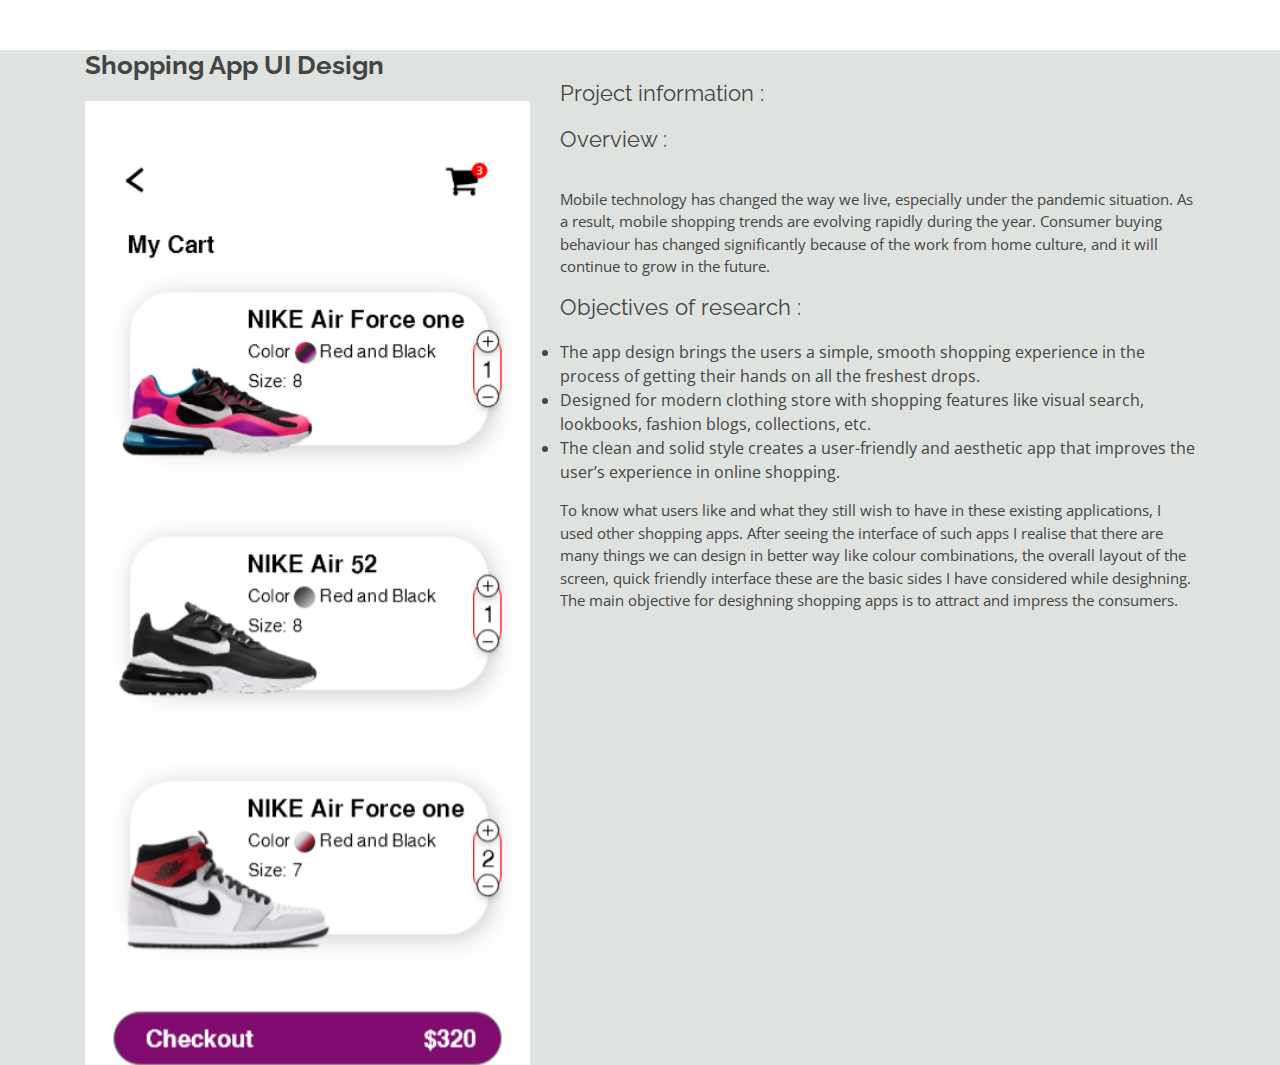
<file: portfolio-details-shopping 2.html>
<!DOCTYPE html>
<html lang="en">

<head>
  <meta charset="utf-8">
  <meta content="width=device-width, initial-scale=1.0" name="viewport">

  <title>Portfolio Details - Shubham</title>
  <meta content="" name="description">
  <meta content="" name="keywords">

  <!-- Favicons -->
  

  <!-- Google Fonts -->
  <link href="https://fonts.googleapis.com/css?family=Open+Sans:300,300i,400,400i,600,600i,700,700i|Raleway:300,300i,400,400i,500,500i,600,600i,700,700i|Poppins:300,300i,400,400i,500,500i,600,600i,700,700i" rel="stylesheet">

  <!-- Vendor CSS Files -->
  <link href="assets/vendor/bootstrap/css/bootstrap.min.css" rel="stylesheet">
  <link href="assets/vendor/icofont/icofont.min.css" rel="stylesheet">
  <link href="assets/vendor/owl.carousel/assets/owl.carousel.min.css" rel="stylesheet">
  <link href="assets/vendor/boxicons/css/boxicons.min.css" rel="stylesheet">
  <link href="assets/vendor/venobox/venobox.css" rel="stylesheet">
  <link href="assets/vendor/aos/aos.css" rel="stylesheet">

  <!-- Template Main CSS File -->
  <link href="assets/css/style.css" rel="stylesheet">

  <!-- =======================================================
  * Template Name: Kelly - v2.1.1
  * Template URL: https://bootstrapmade.com/kelly-free-bootstrap-cv-resume-html-template/
  * Author: BootstrapMade.com
  * License: https://bootstrapmade.com/license/
  ======================================================== -->
</head>

<body>

  <main id="main">

    <!-- ======= Portfolio Details Section ======= -->
    <section id="portfolio-details" class="portfolio-details" style="background-color: #dee3e0; z-index: inherit;">
      <div class="container">

        <div class="row">

          <div class="col-sm-5">
            <h2 class="portfolio-title">Shopping App UI Design</h2>
            <div class="owl-carousel portfolio-details-carousel">
              <img src="assets/img/portfolio/iPhone X, XS, 11 Pro – 1.png" class="img-fluid" alt="">
            </div>
          </div>

          <div class="col-sm-7 portfolio-info">
            <h3>Project information :</h3>
            <h3>Overview :</h3>
            <p>Mobile technology has changed the way we live, especially under the pandemic situation. As a result, mobile shopping trends are evolving rapidly during the year. Consumer buying behaviour has changed significantly because of the work from home culture, and it will continue to grow in the future.</p>
            <h3>Objectives of research :</h3>
            <li>The app design brings the users a simple, smooth shopping experience in the process of getting their hands on all the freshest drops.</li>
            <li>Designed for modern clothing store with shopping features like visual search, lookbooks, fashion blogs, collections, etc. </li>
            <li>The clean and solid style creates a user-friendly and aesthetic app that improves the user’s experience in online shopping.</li>
            <p>To know what users like and what they still wish to have in these existing applications, I used other shopping apps. After seeing the interface of such apps I realise that there are many things we can design in better way like colour combinations, the overall layout of the screen, quick friendly interface these are the basic sides I have considered while desighning. The main objective for desighning shopping apps is to attract and impress the consumers.</p>
          </div>

        </div>

      </div>
    </section><!-- End Portfolio Details Section -->

  </main><!-- End #main -->

  <div id="preloader"></div>
  <a href="#" class="back-to-top"><i class="bx bx-up-arrow-alt"></i></a>

  <!-- Vendor JS Files -->
  <script src="assets/vendor/jquery/jquery.min.js"></script>
  <script src="assets/vendor/bootstrap/js/bootstrap.bundle.min.js"></script>
  <script src="assets/vendor/jquery.easing/jquery.easing.min.js"></script>
  <script src="assets/vendor/php-email-form/validate.js"></script>
  <script src="assets/vendor/waypoints/jquery.waypoints.min.js"></script>
  <script src="assets/vendor/counterup/counterup.min.js"></script>
  <script src="assets/vendor/owl.carousel/owl.carousel.min.js"></script>
  <script src="assets/vendor/isotope-layout/isotope.pkgd.min.js"></script>
  <script src="assets/vendor/venobox/venobox.min.js"></script>
  <script src="assets/vendor/aos/aos.js"></script>

  <!-- Template Main JS File -->
  <script src="assets/js/main.js"></script>

</body>

</html>
</file>
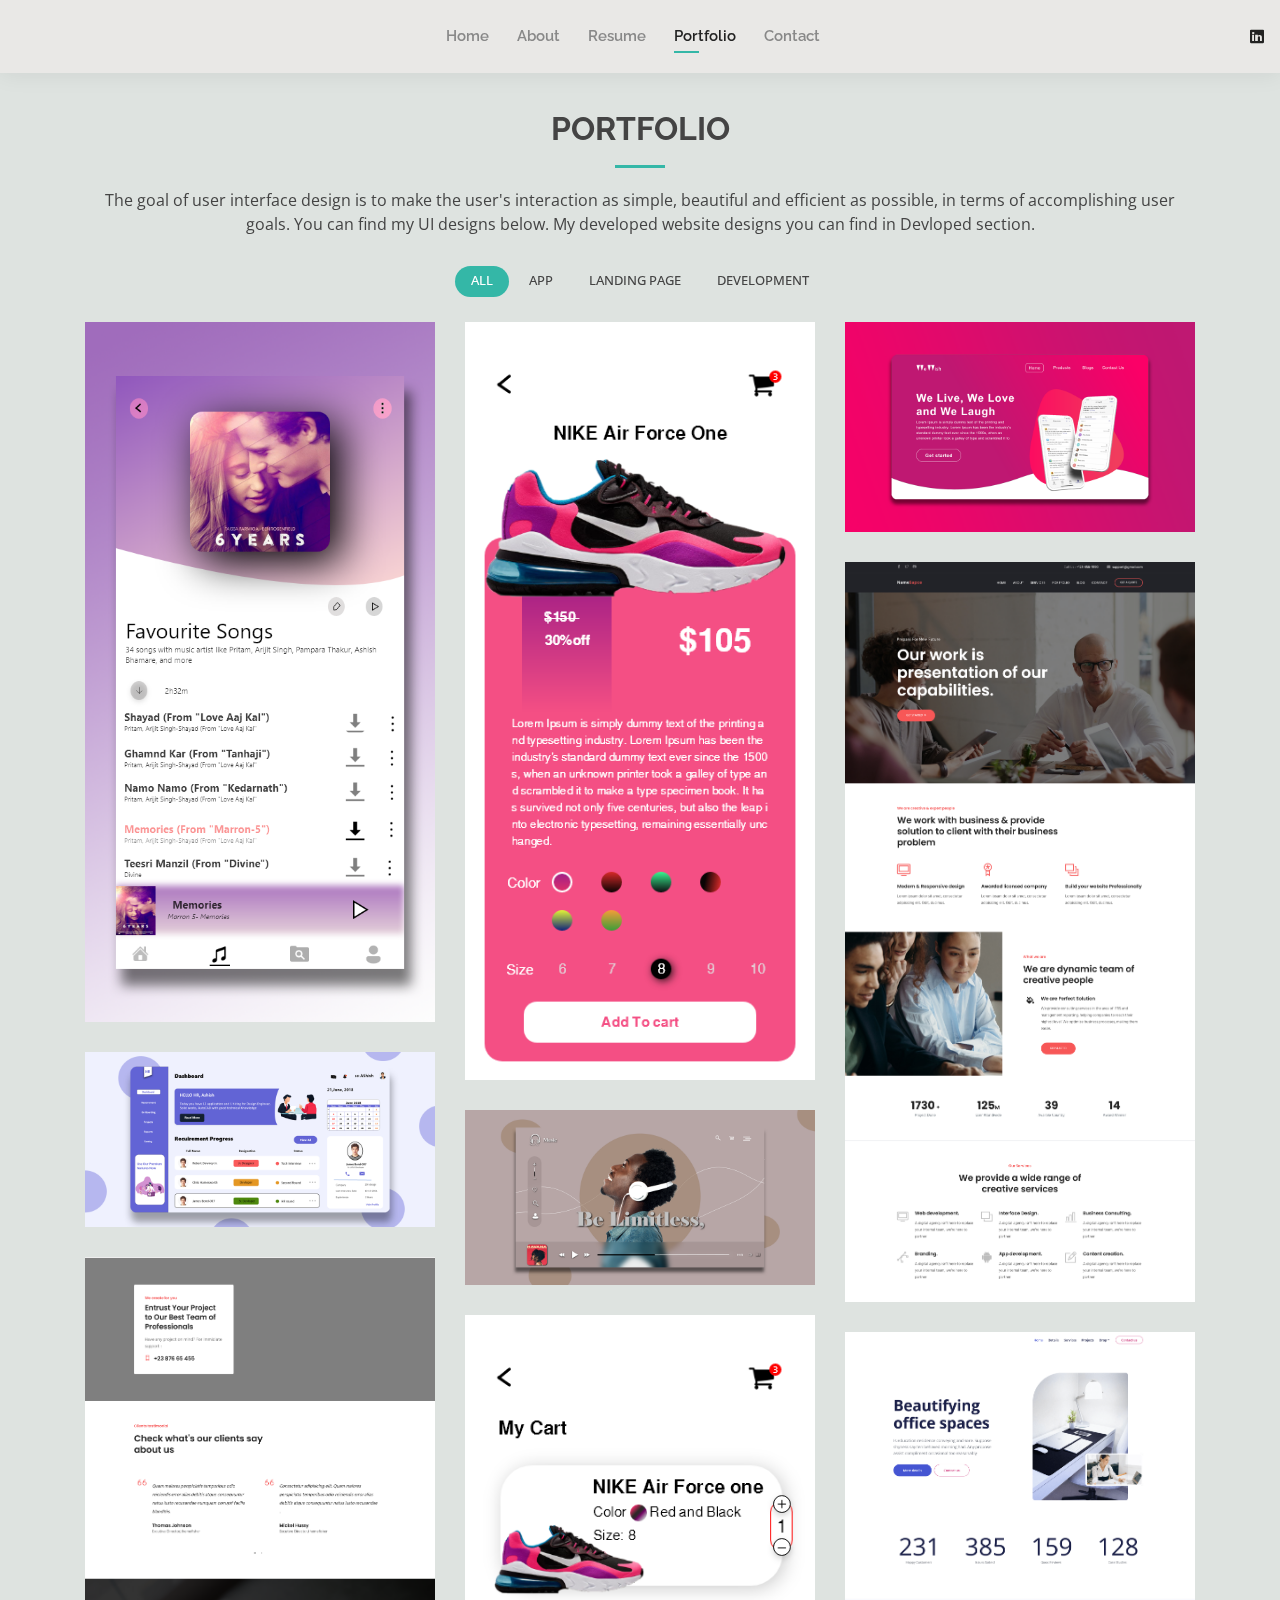
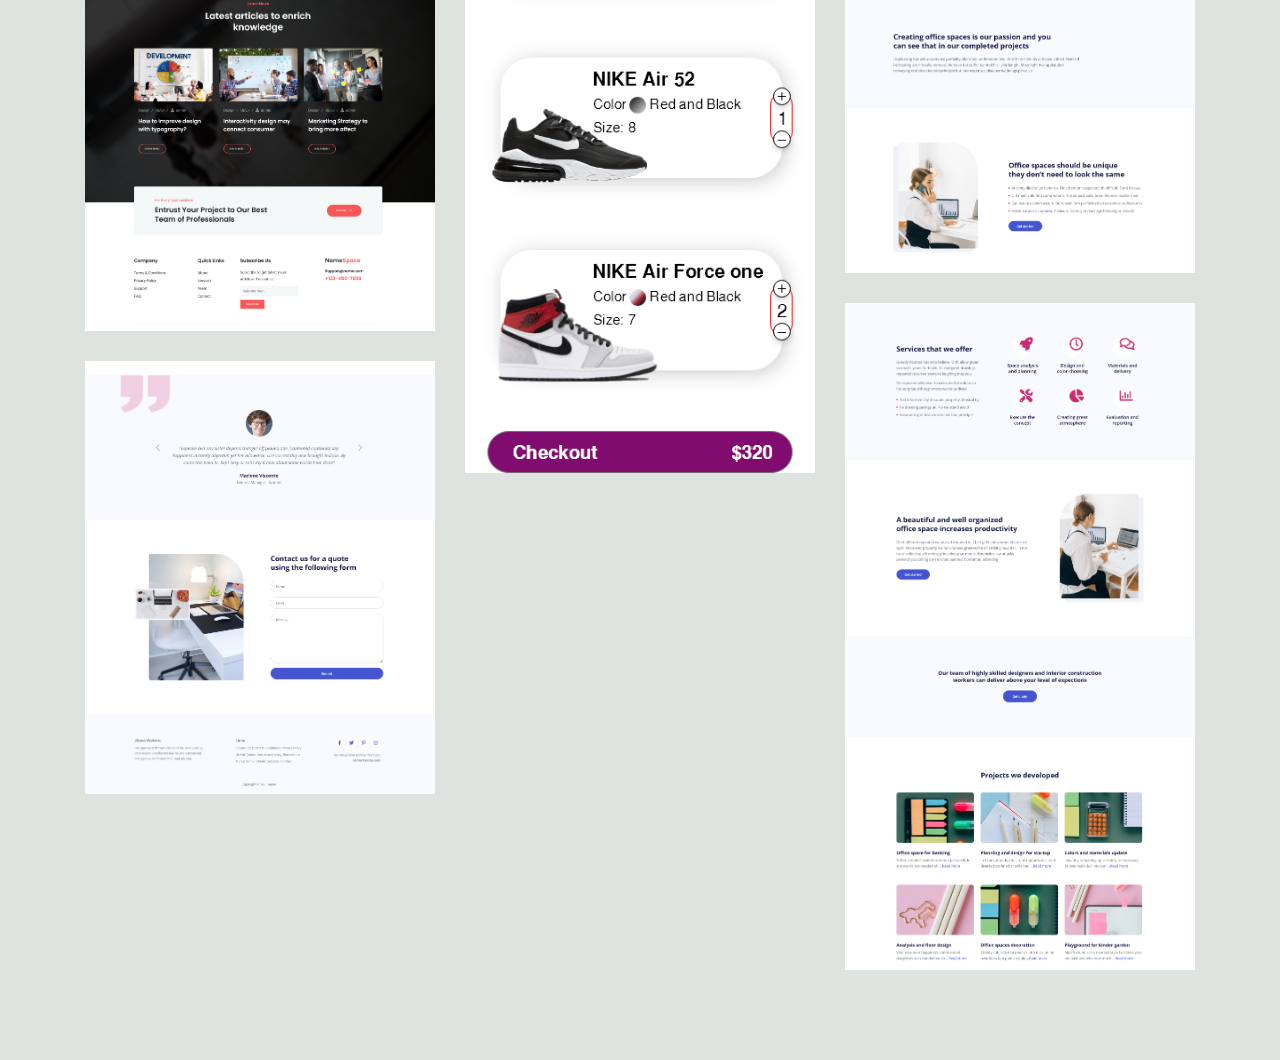
<file: portfolio.html>
<!DOCTYPE html>
<html lang="en">

<head>
  <meta charset="utf-8">
  <meta content="width=device-width, initial-scale=1.0" name="viewport">

  <title>Portfolio - Shubham</title>
  <meta content="" name="description">
  <meta content="" name="keywords">

  <!-- Favicons -->
 
  <!-- Google Fonts -->
  <link href="https://fonts.googleapis.com/css?family=Open+Sans:300,300i,400,400i,600,600i,700,700i|Raleway:300,300i,400,400i,500,500i,600,600i,700,700i|Poppins:300,300i,400,400i,500,500i,600,600i,700,700i" rel="stylesheet">

  <!-- Vendor CSS Files -->
  <link href="assets/vendor/bootstrap/css/bootstrap.min.css" rel="stylesheet">
  <link href="assets/vendor/icofont/icofont.min.css" rel="stylesheet">
  <link href="assets/vendor/owl.carousel/assets/owl.carousel.min.css" rel="stylesheet">
  <link href="assets/vendor/boxicons/css/boxicons.min.css" rel="stylesheet">
  <link href="assets/vendor/venobox/venobox.css" rel="stylesheet">
  <link href="assets/vendor/aos/aos.css" rel="stylesheet">

  <!-- Template Main CSS File -->
  <link href="assets/css/style.css" rel="stylesheet">

  <!-- =======================================================
  * Template Name: Kelly - v2.1.1
  * Template URL: https://bootstrapmade.com/kelly-free-bootstrap-cv-resume-html-template/
  * Author: BootstrapMade.com
  * License: https://bootstrapmade.com/license/
  ======================================================== -->
</head>

<body>

  <!-- ======= Header ======= -->
  <header id="header" class="fixed-top">
    <div class="container-fluid d-flex justify-content-between align-items-center">

      <h1 class="logo"><a href="index.html"></a></h1>
      <!-- Uncomment below if you prefer to use an image logo -->
      <!-- <a href="index.html" class="logo"><img src="assets/img/logo.png" alt="" class="img-fluid"></a>-->

      <nav class="nav-menu d-none d-lg-block">
        <ul>
          <li><a href="index.html">Home</a></li>
          <li><a href="about.html">About</a></li>
          <li><a href="resume.html">Resume</a></li>
          <!--li><a href="services.html">Services</a></li-->
          <li class="active"><a href="portfolio.html">Portfolio</a></li>
          <li><a href="contact.html">Contact</a></li>
        </ul>
      </nav><!-- .nav-menu -->

      <div class="header-social-links">
        <a href="https://www.linkedin.com/in/shubham-patil-237600217" class="linkedin"><i class="icofont-linkedin"></i></i></a>
      </div>

    </div>

  </header><!-- End Header -->

  <main id="main">

    <!-- ======= Portfolio Section ======= -->
    <section id="portfolio" class="portfolio" style="background-color: #dee3e0; z-index: inherit;">
      <div class="container" data-aos="fade-up">

        <div class="section-title">
          <h2>Portfolio</h2>
          <p>The goal of user interface design is to make the user's interaction as simple, beautiful and efficient as possible, in terms of accomplishing user goals. You can find my UI designs below. My developed website designs you can find in Devloped section.</p>
        </div>

        <div class="row" data-aos="fade-up" data-aos-delay="100">
          <div class="col-lg-12 d-flex justify-content-center">
            <ul id="portfolio-flters">
              <li data-filter="*" class="filter-active">All</li>
              <li data-filter=".filter-app">App</li>
              <li data-filter=".filter-card">Landing Page</li>
              <li data-filter=".filter-web">Development</li>
            </ul>
          </div>
        </div>

        <div class="row portfolio-container" data-aos="fade-up" data-aos-delay="200">

          <div class="col-lg-4 col-md-6 portfolio-item filter-app">
            <div class="portfolio-wrap">
              <img src="assets/img/portfolio/Music-1.png" class="img-fluid" alt="">
              <div class="portfolio-info">
                <h4>Music App</h4>
                <p>App</p>
                <div class="portfolio-links">
                  <a href="assets/img/portfolio/Music-1.png" data-gall="portfolioGallery" class="venobox" title="Music App"><i class="bx bx-plus"></i></a>
                  <a href="portfolio-details-music.html" data-gall="portfolioDetailsGallery" data-vbtype="iframe" class="venobox" title="Music App"><i class="bx bx-link"></i></a>
                </div>
              </div>
            </div>
          </div>

          <div class="col-lg-4 col-md-6 portfolio-item filter-app">
            <div class="portfolio-wrap">
              <img src="assets/img/portfolio/iPhone X, XS, 11 Pro – 2.png" class="img-fluid" alt="">
              <div class="portfolio-info">
                <h4>Shopping App 1</h4>
                <p>App</p>
                <div class="portfolio-links">
                  <a href="assets/img/portfolio/iPhone X, XS, 11 Pro – 2.png" data-gall="portfolioGallery" class="venobox" title="Shopping App 1"><i class="bx bx-plus"></i></a>
                  <a href="portfolio-details-shopping 1.html" data-gall="portfolioDetailsGallery" data-vbtype="iframe" class="venobox" title="Shopping App 1"><i class="bx bx-link"></i></a>
                </div>
              </div>
            </div>
          </div>

          <div class="col-lg-4 col-md-6 portfolio-item filter-card">
            <div class="portfolio-wrap">
              <img src="assets/img/portfolio/Sample-1.png" class="img-fluid" alt="">
              <div class="portfolio-info">
                <h4>Page 1</h4>
                <p>Landing Page</p>
                <div class="portfolio-links">
                  <a href="assets/img/portfolio/Sample-1.png" data-gall="portfolioGallery" class="venobox" title="Page 1"><i class="bx bx-plus"></i></a>
                  <a href="portfolio-details-LP1.html" data-gall="portfolioDetailsGallery" data-vbtype="iframe" class="venobox" title="Portfolio Details"><i class="bx bx-link"></i></a>
                </div>
              </div>
            </div>
          </div>

          <div class="col-lg-4 col-md-6 portfolio-item filter-web">
            <div class="portfolio-wrap">
              <img src="assets/img/portfolio/Web 4.png" class="img-fluid" alt="">
              <div class="portfolio-info">
                <h4>Web 1</h4>
                <p>Development</p>
                <div class="portfolio-links">
                  <a href="assets/img/portfolio/Web 4.png" data-gall="portfolioGallery" class="venobox" title="Web 1"><i class="bx bx-plus"></i></a>
                  <!--a href="portfolio-details.html" data-gall="portfolioDetailsGallery" data-vbtype="iframe" class="venobox" title="Portfolio Details"><i class="bx bx-link"></i></a-->
                </div>
              </div>
            </div>
          </div>

          <div class="col-lg-4 col-md-6 portfolio-item filter-card">
            <div class="portfolio-wrap">
              <img src="assets/img/portfolio/Dashboard-1.jpg" class="img-fluid" alt="">
              <div class="portfolio-info">
                <h4>Page 2</h4>
                <p>Landing Page</p>
                <div class="portfolio-links">
                  <a href="assets/img/portfolio/Dashboard-1.jpg" data-gall="portfolioGallery" class="venobox" title="Page 2"><i class="bx bx-plus"></i></a>
                  <a href="portfolio-details-hr.html" data-gall="portfolioDetailsGallery" data-vbtype="iframe" class="venobox" title="Portfolio Details"><i class="bx bx-link"></i></a>
                </div>
              </div>
            </div>
          </div>

          <div class="col-lg-4 col-md-6 portfolio-item filter-card">
            <div class="portfolio-wrap">
              <img src="assets/img/portfolio/Web music-2.png" class="img-fluid" alt="">
              <div class="portfolio-info">
                <h4>Page 3</h4>
                <p>Landing Page</p>
                <div class="portfolio-links">
                  <a href="assets/img/portfolio/Web music-2.png" data-gall="portfolioGallery" class="venobox" title="Page 3"><i class="bx bx-plus"></i></a>
                  <a href="portfolio-details-music1.html" data-gall="portfolioDetailsGallery" data-vbtype="iframe" class="venobox" title="Portfolio Details"><i class="bx bx-link"></i></a>
                </div>
              </div>
            </div>
          </div>

          <div class="col-lg-4 col-md-6 portfolio-item filter-web">
            <div class="portfolio-wrap">
              <img src="assets/img/portfolio/Web 5.png" class="img-fluid" alt="">
              <div class="portfolio-info">
                <h4>Web 2</h4>
                <p>Development</p>
                <div class="portfolio-links">
                  <a href="assets/img/portfolio/Web 5.png" data-gall="portfolioGallery" class="venobox" title="Web 2"><i class="bx bx-plus"></i></a>
                  <!--a href="portfolio-details.html" data-gall="portfolioDetailsGallery" data-vbtype="iframe" class="venobox" title="Portfolio Details"><i class="bx bx-link"></i></a-->
                </div>
              </div>
            </div>
          </div>

          <div class="col-lg-4 col-md-6 portfolio-item filter-app">
            <div class="portfolio-wrap">
              <img src="assets/img/portfolio/iPhone X, XS, 11 Pro – 1.png" class="img-fluid" alt="">
              <div class="portfolio-info">
                <h4>Shopping App 2</h4>
                <p>App</p>
                <div class="portfolio-links">
                  <a href="assets/img/portfolio/iPhone X, XS, 11 Pro – 1.png" data-gall="portfolioGallery" class="venobox" title="Shopping App 2"><i class="bx bx-plus"></i></a>
                  <a href="portfolio-details-shopping 2.html" data-gall="portfolioDetailsGallery" data-vbtype="iframe" class="venobox" title="Shopping App 2"><i class="bx bx-link"></i></a>
                </div>
              </div>
            </div>
          </div>

          <div class="col-lg-4 col-md-6 portfolio-item filter-web">
            <div class="portfolio-wrap">
              <img src="assets/img/portfolio/Web 1.png" class="img-fluid" alt="">
              <div class="portfolio-info">
                <h4>Web 3</h4>
                <p>Development</p>
                <div class="portfolio-links">
                  <a href="assets/img/portfolio/Web 1.png" data-gall="portfolioGallery" class="venobox" title="Web 3"><i class="bx bx-plus"></i></a>
                  <!--a href="portfolio-details.html" data-gall="portfolioDetailsGallery" data-vbtype="iframe" class="venobox" title="Portfolio Details"><i class="bx bx-link"></i></a-->
                </div>
              </div>
            </div>
          </div>

          <div class="col-lg-4 col-md-6 portfolio-item filter-web">
            <div class="portfolio-wrap">
              <img src="assets/img/portfolio/Web 2.png" class="img-fluid" alt="">
              <div class="portfolio-info">
                <h4>Web 4</h4>
                <p>Development</p>
                <div class="portfolio-links">
                  <a href="assets/img/portfolio/Web 2.png" data-gall="portfolioGallery" class="venobox" title="Web 4"><i class="bx bx-plus"></i></a>
                  <!--a href="portfolio-details.html" data-gall="portfolioDetailsGallery" data-vbtype="iframe" class="venobox" title="Portfolio Details"><i class="bx bx-link"></i></a-->
                </div>
              </div>
            </div>
          </div>

          <div class="col-lg-4 col-md-6 portfolio-item filter-web">
            <div class="portfolio-wrap">
              <img src="assets/img/portfolio/Web 3.png" class="img-fluid" alt="">
              <div class="portfolio-info">
                <h4>Web 5</h4>
                <p>Development</p>
                <div class="portfolio-links">
                  <a href="assets/img/portfolio/Web 3.png" data-gall="portfolioGallery" class="venobox" title="Web 5"><i class="bx bx-plus"></i></a>
                  <!--a href="portfolio-details.html" data-gall="portfolioDetailsGallery" data-vbtype="iframe" class="venobox" title="Portfolio Details"><i class="bx bx-link"></i></a-->
                </div>
              </div>
            </div>
          </div>

  </main><!-- End #main -->

  <!-- ======= Footer ======= --
  <footer id="footer">
    <div class="container">
      <div class="copyright">
        &copy; Copyright <strong><span>Kelly</span></strong>. All Rights Reserved
      </div>
      <div class="credits">
        <!-- All the links in the footer should remain intact. -->
        <!-- You can delete the links only if you purchased the pro version. -->
        <!-- Licensing information: https://bootstrapmade.com/license/ -->
        <!-- Purchase the pro version with working PHP/AJAX contact form: https://bootstrapmade.com/kelly-free-bootstrap-cv-resume-html-template/ --
        Designed by <a href="https://bootstrapmade.com/">BootstrapMade</a>
      </div>
    </div>
  </footer><!-- End  Footer -->

  <div id="preloader"></div>
  <a href="#" class="back-to-top"><i class="bx bx-up-arrow-alt"></i></a>

  <!-- Vendor JS Files -->
  <script src="assets/vendor/jquery/jquery.min.js"></script>
  <script src="assets/vendor/bootstrap/js/bootstrap.bundle.min.js"></script>
  <script src="assets/vendor/jquery.easing/jquery.easing.min.js"></script>
  <script src="assets/vendor/php-email-form/validate.js"></script>
  <script src="assets/vendor/waypoints/jquery.waypoints.min.js"></script>
  <script src="assets/vendor/counterup/counterup.min.js"></script>
  <script src="assets/vendor/owl.carousel/owl.carousel.min.js"></script>
  <script src="assets/vendor/isotope-layout/isotope.pkgd.min.js"></script>
  <script src="assets/vendor/venobox/venobox.min.js"></script>
  <script src="assets/vendor/aos/aos.js"></script>

  <!-- Template Main JS File -->
  <script src="assets/js/main.js"></script>

</body>

</html>
</file>
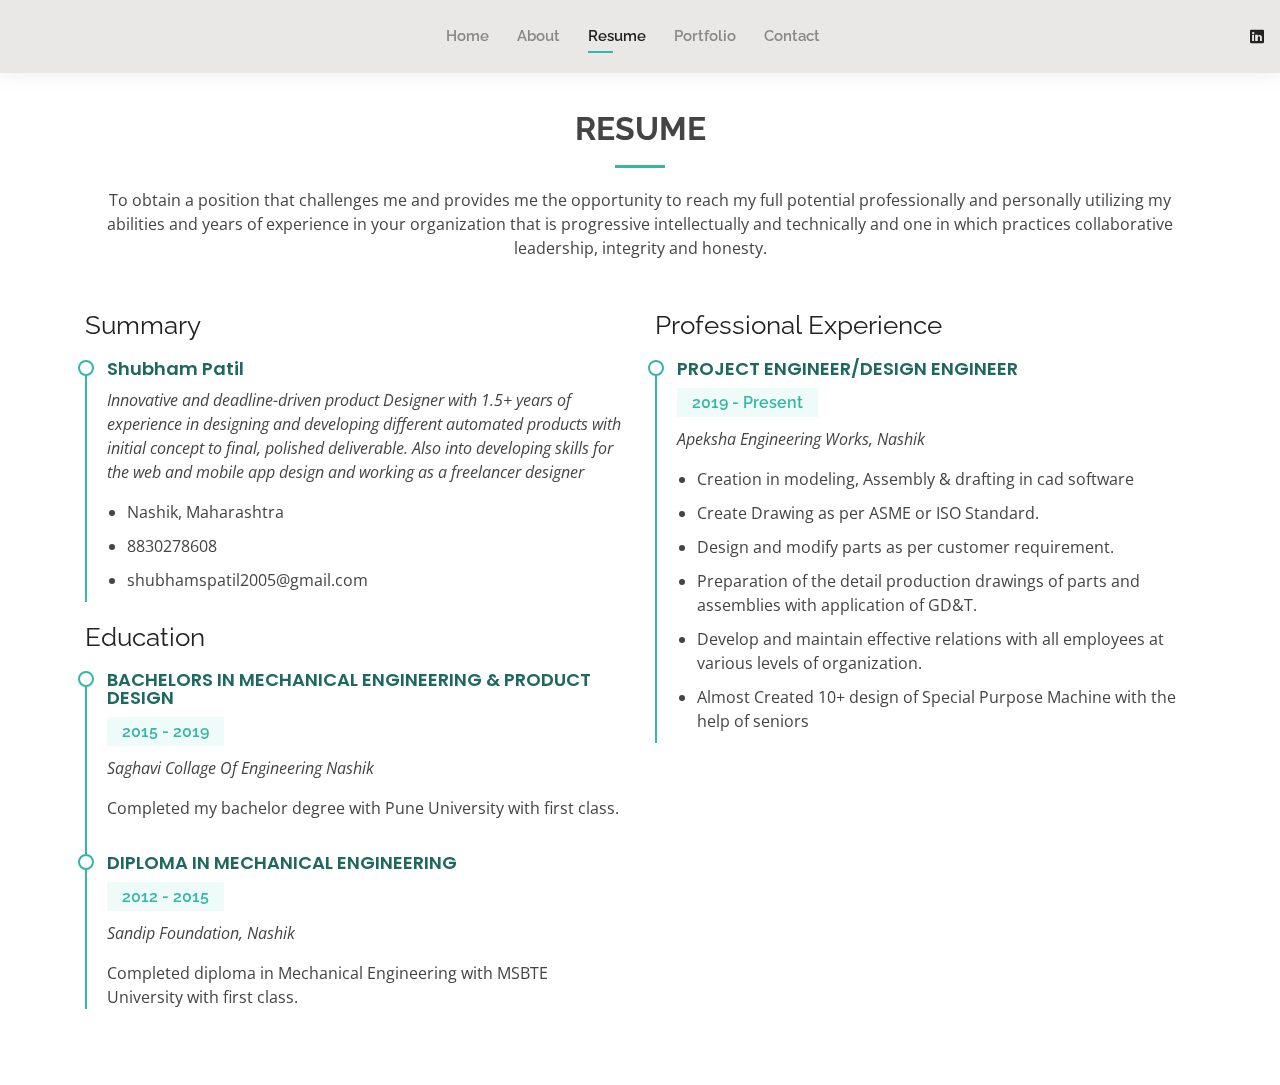
<file: resume.html>
<!DOCTYPE html>
<html lang="en">

<head>
  <meta charset="utf-8">
  <meta content="width=device-width, initial-scale=1.0" name="viewport">

  <title>Resume - Shubham</title>
  <meta content="" name="description">
  <meta content="" name="keywords">

  <!-- Favicons -->
  
  <!-- Google Fonts -->
  <link href="https://fonts.googleapis.com/css?family=Open+Sans:300,300i,400,400i,600,600i,700,700i|Raleway:300,300i,400,400i,500,500i,600,600i,700,700i|Poppins:300,300i,400,400i,500,500i,600,600i,700,700i" rel="stylesheet">

  <!-- Vendor CSS Files -->
  <link href="assets/vendor/bootstrap/css/bootstrap.min.css" rel="stylesheet">
  <link href="assets/vendor/icofont/icofont.min.css" rel="stylesheet">
  <link href="assets/vendor/owl.carousel/assets/owl.carousel.min.css" rel="stylesheet">
  <link href="assets/vendor/boxicons/css/boxicons.min.css" rel="stylesheet">
  <link href="assets/vendor/venobox/venobox.css" rel="stylesheet">
  <link href="assets/vendor/aos/aos.css" rel="stylesheet">

  <!-- Template Main CSS File -->
  <link href="assets/css/style.css" rel="stylesheet">

  <!-- =======================================================
  * Template Name: Kelly - v2.1.1
  * Template URL: https://bootstrapmade.com/kelly-free-bootstrap-cv-resume-html-template/
  * Author: BootstrapMade.com
  * License: https://bootstrapmade.com/license/
  ======================================================== -->
</head>

<body>

  <!-- ======= Header ======= -->
  <header id="header" class="fixed-top">
    <div class="container-fluid d-flex justify-content-between align-items-center">

      <h1 class="logo"><a href="index.html"></a></h1>
      <!-- Uncomment below if you prefer to use an image logo -->
      <!-- <a href="index.html" class="logo"><img src="assets/img/logo.png" alt="" class="img-fluid"></a>-->

      <nav class="nav-menu d-none d-lg-block">
        <ul>
          <li><a href="index.html">Home</a></li>
          <li><a href="about.html">About</a></li>
          <li class="active"><a href="resume.html">Resume</a></li>
          <!--li><a href="services.html">Services</a></li>--->
          <li><a href="portfolio.html">Portfolio</a></li>
          <li><a href="contact.html">Contact</a></li>
        </ul>
      </nav><!-- .nav-menu -->

      <div class="header-social-links">
        <a href="https://www.linkedin.com/in/shubham-patil-237600217" class="linkedin"><i class="icofont-linkedin"></i></i></a>
      </div>

    </div>

  </header><!-- End Header -->

  <main id="main">

    <!-- ======= Resume Section ======= -->
    <section id="resume" class="resume">
      <div class="container" data-aos="fade-up">

        <div class="section-title">
          <h2>Resume</h2>
          <p>To obtain a position that challenges me and provides me the opportunity to reach my full potential professionally and personally utilizing my abilities and years of experience in your organization that is progressive intellectually and technically and one in which practices collaborative leadership, integrity and honesty.</p>
        </div>

        <div class="row">
          <div class="col-lg-6">
            <h3 class="resume-title">Summary</h3>
            <div class="resume-item pb-0">
              <h4>Shubham Patil</h4>
              <p><em>Innovative and deadline-driven product Designer with 1.5+ years of experience in designing and developing different automated products with initial concept to final, polished deliverable. Also into developing skills for the web and mobile app design and working as a freelancer designer</em></p>
              <p>
              <ul>
                <li>Nashik, Maharashtra</li>
                <li>8830278608</li>
                <li>shubhamspatil2005@gmail.com</li>
              </ul>
              </p>
            </div>

            <h3 class="resume-title">Education</h3>
            <div class="resume-item">
              <h4>BACHELORS IN MECHANICAL ENGINEERING & PRODUCT DESIGN</h4>
              <h5>2015 - 2019</h5>
              <p><em>Saghavi Collage Of Engineering Nashik</em></p>
              <p>Completed my bachelor degree with Pune University with first class.

              </p>
            </div>
            <div class="resume-item">
              <h4>DIPLOMA IN MECHANICAL ENGINEERING</h4>
              <h5>2012 - 2015</h5>
              <p><em>Sandip Foundation, Nashik</em></p>
              <p>Completed diploma in Mechanical Engineering with MSBTE University with first class.</p>
            </div>
          </div>
          <div class="col-lg-6">
            <h3 class="resume-title">Professional Experience</h3>
            <div class="resume-item">
              <h4>PROJECT ENGINEER/DESIGN ENGINEER</h4>
              <h5>2019 - Present</h5>
              <p><em>Apeksha Engineering Works, Nashik</em></p>
              <p>
              <ul>
                <li>Creation in modeling, Assembly & drafting in cad software</li>
                <li>Create Drawing as per ASME or ISO Standard. </li>
                <li>Design and modify parts as per customer requirement.</li>
                <li>Preparation of the detail production drawings of parts and assemblies with application of GD&T.</li>
                <li>Develop and maintain effective relations with all employees at various levels of organization.</li>
                <li>Almost Created 10+ design of Special Purpose Machine with the help of seniors </li>
              </ul>
              </p>
            </div>
            <!--div class="resume-item">
              <h4>Graphic design specialist</h4>
              <h5>2017 - 2018</h5>
              <p><em>Stepping Stone Advertising, New York, NY</em></p>
              <p>
              <ul>
                <li>Developed numerous marketing programs (logos, brochures,infographics, presentations, and advertisements).</li>
                <li>Managed up to 5 projects or tasks at a given time while under pressure</li>
                <li>Recommended and consulted with clients on the most appropriate graphic design</li>
                <li>Created 4+ design presentations and proposals a month for clients and account managers</li>
              </ul>
              </p>
            </div>
          </div>
        </div>

      </div>
    </section><!-- End Resume Section -->

  </main><!-- End #main -->

  <!-- ======= Footer ======= --
  <footer id="footer">
    <div class="container">
      <div class="copyright">
        &copy; Copyright <strong><span>Kelly</span></strong>. All Rights Reserved
      </div>
      <div class="credits">
        <!-- All the links in the footer should remain intact. -->
        <!-- You can delete the links only if you purchased the pro version. -->
        <!-- Licensing information: https://bootstrapmade.com/license/ -->
        <!-- Purchase the pro version with working PHP/AJAX contact form: https://bootstrapmade.com/kelly-free-bootstrap-cv-resume-html-template/ --
        Designed by <a href="https://bootstrapmade.com/">BootstrapMade</a>
      </div>
    </div>
  </footer><!-- End  Footer -->

  <div id="preloader"></div>
  <a href="#" class="back-to-top"><i class="bx bx-up-arrow-alt"></i></a>

  <!-- Vendor JS Files -->
  <script src="assets/vendor/jquery/jquery.min.js"></script>
  <script src="assets/vendor/bootstrap/js/bootstrap.bundle.min.js"></script>
  <script src="assets/vendor/jquery.easing/jquery.easing.min.js"></script>
  <script src="assets/vendor/php-email-form/validate.js"></script>
  <script src="assets/vendor/waypoints/jquery.waypoints.min.js"></script>
  <script src="assets/vendor/counterup/counterup.min.js"></script>
  <script src="assets/vendor/owl.carousel/owl.carousel.min.js"></script>
  <script src="assets/vendor/isotope-layout/isotope.pkgd.min.js"></script>
  <script src="assets/vendor/venobox/venobox.min.js"></script>
  <script src="assets/vendor/aos/aos.js"></script>

  <!-- Template Main JS File -->
  <script src="assets/js/main.js"></script>

</body>

</html>
</file>
<file: assets/vendor/venobox/venobox.css>
/* ------ venobox.css --------*/
.vbox-overlay *, .vbox-overlay *:before, .vbox-overlay *:after{
    -webkit-backface-visibility: hidden;
    -webkit-box-sizing:border-box;
    -moz-box-sizing:border-box;
    box-sizing:border-box;
}
.vbox-overlay * { 
    -webkit-backface-visibility: visible;
    backface-visibility: visible;
}
.vbox-overlay{
    display: -webkit-flex;
    display: flex;
    -webkit-flex-direction: column;
    flex-direction: column;
    -webkit-justify-content: center;
    justify-content: center;
    -webkit-align-items: center;
    align-items: center;
    position: fixed;
    left: 0;
    top: 0;
    bottom: 0;
    right: 0;
    z-index: 999999;
}

/* ----- navigation ----- */
.vbox-title{
    width: 100%;
    height: 40px;
    float: left;
    text-align: center;
    line-height: 28px;
    font-size: 12px;
    padding: 6px 50px;
    overflow: hidden;
    position: fixed;
    display: none;
    left: 0;
    z-index: 89;
}
.vbox-close{
    cursor: pointer;
    position: fixed;
    top: -1px;
    right: 0;
    width: 50px;
    height: 40px;
    padding: 6px;
    display: block;
    background-position:10px center;
    overflow: hidden;
    font-size: 24px;
    line-height: 1;
    text-align: center;
    z-index: 99;
}
.vbox-left{
    cursor: pointer;
    position: fixed;
    left: 0;
    height: 40px;
    overflow: hidden;
    line-height: 28px;
    font-size: 12px;
    z-index: 99;
    display: flex;
    align-items:center;
}
.vbox-num{
    display: inline-block;
    margin: 6px 0 6px 15px;
}
/* ----- Social share ----- */
.vbox-share{
    line-height: 28px;
    font-size: 12px;
    overflow: hidden;
    position: fixed;
    left: 0;
    z-index: 98;
    display: flex;
    align-items:center;
    justify-content: center;
    width: 100%;
    text-align: center;
}
.vbox-share svg{
    max-height: 28px;
    width: 28px;
    z-index: 10;
    margin-left: 12px;
    margin-top: 6px;
    margin-bottom: 6px;
    vertical-align: middle;
}


/* ----- navigation ARROWS ----- */
.vbox-next, .vbox-prev{
    position: fixed;
    top: 50%;
    margin-top: -15px;
    overflow: hidden;
    cursor: pointer;
    display: block;
    width: 45px;
    height: 45px;
    z-index: 99;
}
.vbox-next span, .vbox-prev span{
    position: relative;
    width: 20px;
    height: 20px;
    border: 2px solid transparent;
    border-top-color: #B6B6B6;
    border-right-color: #B6B6B6;
    text-indent: -100px;
    position: absolute;
    top: 8px;
    display: block;
}
.vbox-prev{
    left: 15px;
}
.vbox-next{
    right: 15px;
}
.vbox-prev span{
    left: 10px;
    -ms-transform: rotate(-135deg);
    -webkit-transform: rotate(-135deg);
    transform: rotate(-135deg);
}
.vbox-next span{
    -ms-transform: rotate(45deg);
    -webkit-transform: rotate(45deg);
    transform: rotate(45deg);
    right: 10px;
}
/* ------- inline window ------ */
.vbox-inline{
    width: 420px;
    height: 315px;
    height: 70vh;
    padding: 10px;
    background: #fff;
    margin: 0 auto;
    overflow: auto;
    text-align: left;
}
/* ------- Video & iFrames window ------ */
.venoframe{
    max-width: 100%;
    width: 100%;
    border: none;
    width: 100%;
    height: 260px;
    height: 70vh;
}
.venoframe.vbvid{
    height: 260px;
}
@media (min-width: 768px) {
    .venoframe, .vbox-inline{
        width: 90%;
        height: 360px;
        height: 70vh;
    }
    .venoframe.vbvid{
        width: 640px;
        height: 360px;
    }
}
@media (min-width: 992px) {
    .venoframe, .vbox-inline{
        max-width: 1200px;
        width: 80%;
        height: 540px;
        height: 70vh;
    }
    .venoframe.vbvid{
        width: 960px;
        height: 540px;
    }
}
/* 
Please do NOT edit this part! 
or at least read this note: http://i.imgur.com/7C0ws9e.gif
*/
.vbox-open{
    overflow: hidden;
}
.vbox-container{
    position: absolute;
    left: 0;
    right: 0;
    top: 0;
    bottom: 0;
    overflow-x: hidden;
    overflow-y: scroll;
    overflow-scrolling: touch;
    -webkit-overflow-scrolling: touch;
    z-index: 20;
    max-height: 100%;

}

.vbox-content{
    text-align: center;
    float: left;
    width: 100%;
    position: relative;
    overflow: hidden;
    padding: 20px 4%;
}
.vbox-container img{
    max-width: 100%;
    height: auto;
}
.vbox-figlio{
    box-shadow: 0 0 12px rgba(0,0,0,0.19), 0 6px 6px rgba(0,0,0,0.23);
    max-width: 100%;
    text-align: initial;
}
img.vbox-figlio{
    -webkit-user-select: none;
-khtml-user-select: none;
-moz-user-select: none;
-o-user-select: none;
user-select: none;
}
.vbox-content.swipe-left{
    margin-left: -200px !important;
}
.vbox-content.swipe-right{
    margin-left: 200px !important;
}
.vbox-animated{
    webkit-transition: margin 300ms ease-out;
    transition: margin 300ms ease-out;
}

/* ---------- preloader ----------
 * SPINKIT 
 * http://tobiasahlin.com/spinkit/
-------------------------------- */
.sk-double-bounce,.sk-rotating-plane{width:40px;height:40px;margin:40px auto}.sk-rotating-plane{background-color:#333;-webkit-animation:sk-rotatePlane 1.2s infinite ease-in-out;animation:sk-rotatePlane 1.2s infinite ease-in-out}@-webkit-keyframes sk-rotatePlane{0%{-webkit-transform:perspective(120px) rotateX(0) rotateY(0);transform:perspective(120px) rotateX(0) rotateY(0)}50%{-webkit-transform:perspective(120px) rotateX(-180.1deg) rotateY(0);transform:perspective(120px) rotateX(-180.1deg) rotateY(0)}100%{-webkit-transform:perspective(120px) rotateX(-180deg) rotateY(-179.9deg);transform:perspective(120px) rotateX(-180deg) rotateY(-179.9deg)}}@keyframes sk-rotatePlane{0%{-webkit-transform:perspective(120px) rotateX(0) rotateY(0);transform:perspective(120px) rotateX(0) rotateY(0)}50%{-webkit-transform:perspective(120px) rotateX(-180.1deg) rotateY(0);transform:perspective(120px) rotateX(-180.1deg) rotateY(0)}100%{-webkit-transform:perspective(120px) rotateX(-180deg) rotateY(-179.9deg);transform:perspective(120px) rotateX(-180deg) rotateY(-179.9deg)}}.sk-double-bounce{position:relative}.sk-double-bounce .sk-child{width:100%;height:100%;border-radius:50%;background-color:#333;opacity:.6;position:absolute;top:0;left:0;-webkit-animation:sk-doubleBounce 2s infinite ease-in-out;animation:sk-doubleBounce 2s infinite ease-in-out}.sk-chasing-dots .sk-child,.sk-spinner-pulse,.sk-three-bounce .sk-child{background-color:#333;border-radius:100%}.sk-double-bounce .sk-double-bounce2{-webkit-animation-delay:-1s;animation-delay:-1s}@-webkit-keyframes sk-doubleBounce{0%,100%{-webkit-transform:scale(0);transform:scale(0)}50%{-webkit-transform:scale(1);transform:scale(1)}}@keyframes sk-doubleBounce{0%,100%{-webkit-transform:scale(0);transform:scale(0)}50%{-webkit-transform:scale(1);transform:scale(1)}}.sk-wave{margin:40px auto;width:50px;height:40px;text-align:center;font-size:10px}.sk-wave .sk-rect{background-color:#333;height:100%;width:6px;display:inline-block;-webkit-animation:sk-waveStretchDelay 1.2s infinite ease-in-out;animation:sk-waveStretchDelay 1.2s infinite ease-in-out}.sk-wave .sk-rect1{-webkit-animation-delay:-1.2s;animation-delay:-1.2s}.sk-wave .sk-rect2{-webkit-animation-delay:-1.1s;animation-delay:-1.1s}.sk-wave .sk-rect3{-webkit-animation-delay:-1s;animation-delay:-1s}.sk-wave .sk-rect4{-webkit-animation-delay:-.9s;animation-delay:-.9s}.sk-wave .sk-rect5{-webkit-animation-delay:-.8s;animation-delay:-.8s}@-webkit-keyframes sk-waveStretchDelay{0%,100%,40%{-webkit-transform:scaleY(.4);transform:scaleY(.4)}20%{-webkit-transform:scaleY(1);transform:scaleY(1)}}@keyframes sk-waveStretchDelay{0%,100%,40%{-webkit-transform:scaleY(.4);transform:scaleY(.4)}20%{-webkit-transform:scaleY(1);transform:scaleY(1)}}.sk-wandering-cubes{margin:40px auto;width:40px;height:40px;position:relative}.sk-wandering-cubes .sk-cube{background-color:#333;width:10px;height:10px;position:absolute;top:0;left:0;-webkit-animation:sk-wanderingCube 1.8s ease-in-out -1.8s infinite both;animation:sk-wanderingCube 1.8s ease-in-out -1.8s infinite both}.sk-chasing-dots,.sk-spinner-pulse{width:40px;height:40px;margin:40px auto}.sk-wandering-cubes .sk-cube2{-webkit-animation-delay:-.9s;animation-delay:-.9s}@-webkit-keyframes sk-wanderingCube{0%{-webkit-transform:rotate(0);transform:rotate(0)}25%{-webkit-transform:translateX(30px) rotate(-90deg) scale(.5);transform:translateX(30px) rotate(-90deg) scale(.5)}50%{-webkit-transform:translateX(30px) translateY(30px) rotate(-179deg);transform:translateX(30px) translateY(30px) rotate(-179deg)}50.1%{-webkit-transform:translateX(30px) translateY(30px) rotate(-180deg);transform:translateX(30px) translateY(30px) rotate(-180deg)}75%{-webkit-transform:translateX(0) translateY(30px) rotate(-270deg) scale(.5);transform:translateX(0) translateY(30px) rotate(-270deg) scale(.5)}100%{-webkit-transform:rotate(-360deg);transform:rotate(-360deg)}}@keyframes sk-wanderingCube{0%{-webkit-transform:rotate(0);transform:rotate(0)}25%{-webkit-transform:translateX(30px) rotate(-90deg) scale(.5);transform:translateX(30px) rotate(-90deg) scale(.5)}50%{-webkit-transform:translateX(30px) translateY(30px) rotate(-179deg);transform:translateX(30px) translateY(30px) rotate(-179deg)}50.1%{-webkit-transform:translateX(30px) translateY(30px) rotate(-180deg);transform:translateX(30px) translateY(30px) rotate(-180deg)}75%{-webkit-transform:translateX(0) translateY(30px) rotate(-270deg) scale(.5);transform:translateX(0) translateY(30px) rotate(-270deg) scale(.5)}100%{-webkit-transform:rotate(-360deg);transform:rotate(-360deg)}}.sk-spinner-pulse{-webkit-animation:sk-pulseScaleOut 1s infinite ease-in-out;animation:sk-pulseScaleOut 1s infinite ease-in-out}@-webkit-keyframes sk-pulseScaleOut{0%{-webkit-transform:scale(0);transform:scale(0)}100%{-webkit-transform:scale(1);transform:scale(1);opacity:0}}@keyframes sk-pulseScaleOut{0%{-webkit-transform:scale(0);transform:scale(0)}100%{-webkit-transform:scale(1);transform:scale(1);opacity:0}}.sk-chasing-dots{position:relative;text-align:center;-webkit-animation:sk-chasingDotsRotate 2s infinite linear;animation:sk-chasingDotsRotate 2s infinite linear}.sk-chasing-dots .sk-child{width:60%;height:60%;display:inline-block;position:absolute;top:0;-webkit-animation:sk-chasingDotsBounce 2s infinite ease-in-out;animation:sk-chasingDotsBounce 2s infinite ease-in-out}.sk-chasing-dots .sk-dot2{top:auto;bottom:0;-webkit-animation-delay:-1s;animation-delay:-1s}@-webkit-keyframes sk-chasingDotsRotate{100%{-webkit-transform:rotate(360deg);transform:rotate(360deg)}}@keyframes sk-chasingDotsRotate{100%{-webkit-transform:rotate(360deg);transform:rotate(360deg)}}@-webkit-keyframes sk-chasingDotsBounce{0%,100%{-webkit-transform:scale(0);transform:scale(0)}50%{-webkit-transform:scale(1);transform:scale(1)}}@keyframes sk-chasingDotsBounce{0%,100%{-webkit-transform:scale(0);transform:scale(0)}50%{-webkit-transform:scale(1);transform:scale(1)}}.sk-three-bounce{margin:40px auto;width:80px;text-align:center}.sk-three-bounce .sk-child{width:20px;height:20px;display:inline-block;-webkit-animation:sk-three-bounce 1.4s ease-in-out 0s infinite both;animation:sk-three-bounce 1.4s ease-in-out 0s infinite both}.sk-circle .sk-child:before,.sk-fading-circle .sk-circle:before{display:block;border-radius:100%;content:'';background-color:#333}.sk-three-bounce .sk-bounce1{-webkit-animation-delay:-.32s;animation-delay:-.32s}.sk-three-bounce .sk-bounce2{-webkit-animation-delay:-.16s;animation-delay:-.16s}@-webkit-keyframes sk-three-bounce{0%,100%,80%{-webkit-transform:scale(0);transform:scale(0)}40%{-webkit-transform:scale(1);transform:scale(1)}}@keyframes sk-three-bounce{0%,100%,80%{-webkit-transform:scale(0);transform:scale(0)}40%{-webkit-transform:scale(1);transform:scale(1)}}.sk-circle{margin:40px auto;width:40px;height:40px;position:relative}.sk-circle .sk-child{width:100%;height:100%;position:absolute;left:0;top:0}.sk-circle .sk-child:before{margin:0 auto;width:15%;height:15%;-webkit-animation:sk-circleBounceDelay 1.2s infinite ease-in-out both;animation:sk-circleBounceDelay 1.2s infinite ease-in-out both}.sk-circle .sk-circle2{-webkit-transform:rotate(30deg);-ms-transform:rotate(30deg);transform:rotate(30deg)}.sk-circle .sk-circle3{-webkit-transform:rotate(60deg);-ms-transform:rotate(60deg);transform:rotate(60deg)}.sk-circle .sk-circle4{-webkit-transform:rotate(90deg);-ms-transform:rotate(90deg);transform:rotate(90deg)}.sk-circle .sk-circle5{-webkit-transform:rotate(120deg);-ms-transform:rotate(120deg);transform:rotate(120deg)}.sk-circle .sk-circle6{-webkit-transform:rotate(150deg);-ms-transform:rotate(150deg);transform:rotate(150deg)}.sk-circle .sk-circle7{-webkit-transform:rotate(180deg);-ms-transform:rotate(180deg);transform:rotate(180deg)}.sk-circle .sk-circle8{-webkit-transform:rotate(210deg);-ms-transform:rotate(210deg);transform:rotate(210deg)}.sk-circle .sk-circle9{-webkit-transform:rotate(240deg);-ms-transform:rotate(240deg);transform:rotate(240deg)}.sk-circle .sk-circle10{-webkit-transform:rotate(270deg);-ms-transform:rotate(270deg);transform:rotate(270deg)}.sk-circle .sk-circle11{-webkit-transform:rotate(300deg);-ms-transform:rotate(300deg);transform:rotate(300deg)}.sk-circle .sk-circle12{-webkit-transform:rotate(330deg);-ms-transform:rotate(330deg);transform:rotate(330deg)}.sk-circle .sk-circle2:before{-webkit-animation-delay:-1.1s;animation-delay:-1.1s}.sk-circle .sk-circle3:before{-webkit-animation-delay:-1s;animation-delay:-1s}.sk-circle .sk-circle4:before{-webkit-animation-delay:-.9s;animation-delay:-.9s}.sk-circle .sk-circle5:before{-webkit-animation-delay:-.8s;animation-delay:-.8s}.sk-circle .sk-circle6:before{-webkit-animation-delay:-.7s;animation-delay:-.7s}.sk-circle .sk-circle7:before{-webkit-animation-delay:-.6s;animation-delay:-.6s}.sk-circle .sk-circle8:before{-webkit-animation-delay:-.5s;animation-delay:-.5s}.sk-circle .sk-circle9:before{-webkit-animation-delay:-.4s;animation-delay:-.4s}.sk-circle .sk-circle10:before{-webkit-animation-delay:-.3s;animation-delay:-.3s}.sk-circle .sk-circle11:before{-webkit-animation-delay:-.2s;animation-delay:-.2s}.sk-circle .sk-circle12:before{-webkit-animation-delay:-.1s;animation-delay:-.1s}@-webkit-keyframes sk-circleBounceDelay{0%,100%,80%{-webkit-transform:scale(0);transform:scale(0)}40%{-webkit-transform:scale(1);transform:scale(1)}}@keyframes sk-circleBounceDelay{0%,100%,80%{-webkit-transform:scale(0);transform:scale(0)}40%{-webkit-transform:scale(1);transform:scale(1)}}.sk-cube-grid{width:40px;height:40px;margin:40px auto}.sk-cube-grid .sk-cube{width:33.33%;height:33.33%;background-color:#333;float:left;-webkit-animation:sk-cubeGridScaleDelay 1.3s infinite ease-in-out;animation:sk-cubeGridScaleDelay 1.3s infinite ease-in-out}.sk-cube-grid .sk-cube1{-webkit-animation-delay:.2s;animation-delay:.2s}.sk-cube-grid .sk-cube2{-webkit-animation-delay:.3s;animation-delay:.3s}.sk-cube-grid .sk-cube3{-webkit-animation-delay:.4s;animation-delay:.4s}.sk-cube-grid .sk-cube4{-webkit-animation-delay:.1s;animation-delay:.1s}.sk-cube-grid .sk-cube5{-webkit-animation-delay:.2s;animation-delay:.2s}.sk-cube-grid .sk-cube6{-webkit-animation-delay:.3s;animation-delay:.3s}.sk-cube-grid .sk-cube7{-webkit-animation-delay:0ms;animation-delay:0ms}.sk-cube-grid .sk-cube8{-webkit-animation-delay:.1s;animation-delay:.1s}.sk-cube-grid .sk-cube9{-webkit-animation-delay:.2s;animation-delay:.2s}@-webkit-keyframes sk-cubeGridScaleDelay{0%,100%,70%{-webkit-transform:scale3D(1,1,1);transform:scale3D(1,1,1)}35%{-webkit-transform:scale3D(0,0,1);transform:scale3D(0,0,1)}}@keyframes sk-cubeGridScaleDelay{0%,100%,70%{-webkit-transform:scale3D(1,1,1);transform:scale3D(1,1,1)}35%{-webkit-transform:scale3D(0,0,1);transform:scale3D(0,0,1)}}.sk-fading-circle{margin:40px auto;width:40px;height:40px;position:relative}.sk-fading-circle .sk-circle{width:100%;height:100%;position:absolute;left:0;top:0}.sk-fading-circle .sk-circle:before{margin:0 auto;width:15%;height:15%;-webkit-animation:sk-circleFadeDelay 1.2s infinite ease-in-out both;animation:sk-circleFadeDelay 1.2s infinite ease-in-out both}.sk-fading-circle .sk-circle2{-webkit-transform:rotate(30deg);-ms-transform:rotate(30deg);transform:rotate(30deg)}.sk-fading-circle .sk-circle3{-webkit-transform:rotate(60deg);-ms-transform:rotate(60deg);transform:rotate(60deg)}.sk-fading-circle .sk-circle4{-webkit-transform:rotate(90deg);-ms-transform:rotate(90deg);transform:rotate(90deg)}.sk-fading-circle .sk-circle5{-webkit-transform:rotate(120deg);-ms-transform:rotate(120deg);transform:rotate(120deg)}.sk-fading-circle .sk-circle6{-webkit-transform:rotate(150deg);-ms-transform:rotate(150deg);transform:rotate(150deg)}.sk-fading-circle .sk-circle7{-webkit-transform:rotate(180deg);-ms-transform:rotate(180deg);transform:rotate(180deg)}.sk-fading-circle .sk-circle8{-webkit-transform:rotate(210deg);-ms-transform:rotate(210deg);transform:rotate(210deg)}.sk-fading-circle .sk-circle9{-webkit-transform:rotate(240deg);-ms-transform:rotate(240deg);transform:rotate(240deg)}.sk-fading-circle .sk-circle10{-webkit-transform:rotate(270deg);-ms-transform:rotate(270deg);transform:rotate(270deg)}.sk-fading-circle .sk-circle11{-webkit-transform:rotate(300deg);-ms-transform:rotate(300deg);transform:rotate(300deg)}.sk-fading-circle .sk-circle12{-webkit-transform:rotate(330deg);-ms-transform:rotate(330deg);transform:rotate(330deg)}.sk-fading-circle .sk-circle2:before{-webkit-animation-delay:-1.1s;animation-delay:-1.1s}.sk-fading-circle .sk-circle3:before{-webkit-animation-delay:-1s;animation-delay:-1s}.sk-fading-circle .sk-circle4:before{-webkit-animation-delay:-.9s;animation-delay:-.9s}.sk-fading-circle .sk-circle5:before{-webkit-animation-delay:-.8s;animation-delay:-.8s}.sk-fading-circle .sk-circle6:before{-webkit-animation-delay:-.7s;animation-delay:-.7s}.sk-fading-circle .sk-circle7:before{-webkit-animation-delay:-.6s;animation-delay:-.6s}.sk-fading-circle .sk-circle8:before{-webkit-animation-delay:-.5s;animation-delay:-.5s}.sk-fading-circle .sk-circle9:before{-webkit-animation-delay:-.4s;animation-delay:-.4s}.sk-fading-circle .sk-circle10:before{-webkit-animation-delay:-.3s;animation-delay:-.3s}.sk-fading-circle .sk-circle11:before{-webkit-animation-delay:-.2s;animation-delay:-.2s}.sk-fading-circle .sk-circle12:before{-webkit-animation-delay:-.1s;animation-delay:-.1s}@-webkit-keyframes sk-circleFadeDelay{0%,100%,39%{opacity:0}40%{opacity:1}}@keyframes sk-circleFadeDelay{0%,100%,39%{opacity:0}40%{opacity:1}}.sk-folding-cube{margin:40px auto;width:40px;height:40px;position:relative;-webkit-transform:rotateZ(45deg);transform:rotateZ(45deg)}.sk-folding-cube .sk-cube{float:left;width:50%;height:50%;position:relative;-webkit-transform:scale(1.1);-ms-transform:scale(1.1);transform:scale(1.1)}.sk-folding-cube .sk-cube:before{content:'';position:absolute;top:0;left:0;width:100%;height:100%;background-color:#333;-webkit-animation:sk-foldCubeAngle 2.4s infinite linear both;animation:sk-foldCubeAngle 2.4s infinite linear both;-webkit-transform-origin:100% 100%;-ms-transform-origin:100% 100%;transform-origin:100% 100%}.sk-folding-cube .sk-cube2{-webkit-transform:scale(1.1) rotateZ(90deg);transform:scale(1.1) rotateZ(90deg)}.sk-folding-cube .sk-cube3{-webkit-transform:scale(1.1) rotateZ(180deg);transform:scale(1.1) rotateZ(180deg)}.sk-folding-cube .sk-cube4{-webkit-transform:scale(1.1) rotateZ(270deg);transform:scale(1.1) rotateZ(270deg)}.sk-folding-cube .sk-cube2:before{-webkit-animation-delay:.3s;animation-delay:.3s}.sk-folding-cube .sk-cube3:before{-webkit-animation-delay:.6s;animation-delay:.6s}.sk-folding-cube .sk-cube4:before{-webkit-animation-delay:.9s;animation-delay:.9s}@-webkit-keyframes sk-foldCubeAngle{0%,10%{-webkit-transform:perspective(140px) rotateX(-180deg);transform:perspective(140px) rotateX(-180deg);opacity:0}25%,75%{-webkit-transform:perspective(140px) rotateX(0);transform:perspective(140px) rotateX(0);opacity:1}100%,90%{-webkit-transform:perspective(140px) rotateY(180deg);transform:perspective(140px) rotateY(180deg);opacity:0}}@keyframes sk-foldCubeAngle{0%,10%{-webkit-transform:perspective(140px) rotateX(-180deg);transform:perspective(140px) rotateX(-180deg);opacity:0}25%,75%{-webkit-transform:perspective(140px) rotateX(0);transform:perspective(140px) rotateX(0);opacity:1}100%,90%{-webkit-transform:perspective(140px) rotateY(180deg);transform:perspective(140px) rotateY(180deg);opacity:0}}
</file>
<file: assets/css/style.css>
/**
* Template Name: Kelly - v2.1.1
* Template URL: https://bootstrapmade.com/kelly-free-bootstrap-cv-resume-html-template/
* Author: BootstrapMade.com
* License: https://bootstrapmade.com/license/
*/

/*--------------------------------------------------------------
# General
--------------------------------------------------------------*/
body {
  font-family: "Open Sans", sans-serif;
  color: #444444;
}

a {
  color: #34b7a7;
}

a:hover {
  color: #51cdbe;
  text-decoration: none;
}

h1, h2, h3, h4, h5, h6 {
  font-family: "Raleway", sans-serif;
}

#main {
  margin-top: 50px;
}

@media (max-width: 992px) {
  #main {
    margin-top: 30px;
  }
}

/*--------------------------------------------------------------
# Preloader
--------------------------------------------------------------*/
#preloader {
  position: fixed;
  top: 0;
  left: 0;
  right: 0;
  bottom: 0;
  z-index: 9999;
  overflow: hidden;
  background: #fff;
}

#preloader:before {
  content: "";
  position: fixed;
  top: calc(50% - 30px);
  left: calc(50% - 30px);
  border: 6px solid #34b7a7;
  border-top-color: #dcf5f2;
  border-radius: 50%;
  width: 60px;
  height: 60px;
  -webkit-animation: animate-preloader 1s linear infinite;
  animation: animate-preloader 1s linear infinite;
}

@-webkit-keyframes animate-preloader {
  0% {
    transform: rotate(0deg);
  }
  100% {
    transform: rotate(360deg);
  }
}

@keyframes animate-preloader {
  0% {
    transform: rotate(0deg);
  }
  100% {
    transform: rotate(360deg);
  }
}

/*--------------------------------------------------------------
# Back to top button
--------------------------------------------------------------*/
.back-to-top {
  position: fixed;
  display: none;
  right: 15px;
  bottom: 15px;
  z-index: 99999;
}

.back-to-top i {
  display: flex;
  align-items: center;
  justify-content: center;
  font-size: 24px;
  width: 40px;
  height: 40px;
  border-radius: 50px;
  background: #34b7a7;
  color: #fff;
  transition: all 0.4s;
}

.back-to-top i:hover {
  background: #3dc8b7;
  color: #fff;
}

/*--------------------------------------------------------------
# Header
--------------------------------------------------------------*/
#header {
  background: #e9e8e6;
  box-shadow: 0px 0px 25px 0 rgba(0, 0, 0, 0.08);
  z-index: 997;
  padding: 15px 0;
}

#header .logo {
  font-size: 32px;
  margin: 0;
  padding: 0;
  line-height: 1;
  font-weight: 400;
  letter-spacing: 2px;
  text-transform: uppercase;
}

#header .logo a {
  color: #222222;
}

#header .logo img {
  max-height: 40px;
}

@media (max-width: 992px) {
  #header .logo {
    font-size: 28px;
  }
}

/*--------------------------------------------------------------
# Navigation Menu
--------------------------------------------------------------*/
/* Desktop Navigation */
.nav-menu ul {
  margin: 0;
  padding: 0;
  list-style: none;
}

.nav-menu > ul {
  display: flex;
}

.nav-menu > ul > li {
  position: relative;
  white-space: nowrap;
  padding: 10px 0 10px 28px;
}

.nav-menu a {
  display: block;
  position: relative;
  color: #888888;
  transition: 0.3s;
  font-size: 15px;
  font-family: "Raleway", sans-serif;
  font-weight: 600;
}

.nav-menu > ul > li > a:before {
  content: "";
  position: absolute;
  width: 0;
  height: 2px;
  bottom: -5px;
  left: 0;
  background-color: #34b7a7;
  visibility: hidden;
  width: 0px;
  transition: all 0.3s ease-in-out 0s;
}

.nav-menu a:hover:before, .nav-menu li:hover > a:before, .nav-menu .active > a:before {
  visibility: visible;
  width: 25px;
}

.nav-menu a:hover, .nav-menu .active > a, .nav-menu li:hover > a {
  color: #222222;
}

.nav-menu .drop-down ul {
  display: block;
  position: absolute;
  left: 28px;
  top: calc(100% + 30px);
  z-index: 99;
  opacity: 0;
  visibility: hidden;
  padding: 10px 0;
  background: #fff;
  box-shadow: 0px 0px 30px rgba(127, 137, 161, 0.25);
  transition: 0.3s;
}

.nav-menu .drop-down:hover > ul {
  opacity: 1;
  top: 100%;
  visibility: visible;
}

.nav-menu .drop-down li {
  min-width: 180px;
  position: relative;
}

.nav-menu .drop-down ul a {
  padding: 10px 20px;
  font-size: 14px;
  font-weight: 500;
  text-transform: none;
  color: #222222;
}

.nav-menu .drop-down ul a:hover, .nav-menu .drop-down ul .active > a, .nav-menu .drop-down ul li:hover > a {
  color: #34b7a7;
}

.nav-menu .drop-down > a:after {
  content: "\ea99";
  font-family: IcoFont;
  padding-left: 5px;
}

.nav-menu .drop-down .drop-down ul {
  top: 0;
  left: calc(100% - 30px);
}

.nav-menu .drop-down .drop-down:hover > ul {
  opacity: 1;
  top: 0;
  left: 100%;
}

.nav-menu .drop-down .drop-down > a {
  padding-right: 35px;
}

.nav-menu .drop-down .drop-down > a:after {
  content: "\eaa0";
  font-family: IcoFont;
  position: absolute;
  right: 15px;
}

@media (max-width: 1366px) {
  .nav-menu .drop-down .drop-down ul {
    left: -90%;
  }
  .nav-menu .drop-down .drop-down:hover > ul {
    left: -100%;
  }
  .nav-menu .drop-down .drop-down > a:after {
    content: "\ea9d";
  }
}

/* Mobile Navigation */
.mobile-nav-toggle {
  position: fixed;
  right: 15px;
  top: 17px;
  z-index: 9998;
  border: 0;
  background: none;
  font-size: 24px;
  transition: all 0.4s;
  outline: none !important;
  line-height: 1;
  cursor: pointer;
  text-align: right;
}

.mobile-nav-toggle i {
  color: #34b7a7;
}

.mobile-nav {
  position: fixed;
  top: 55px;
  right: 15px;
  bottom: 15px;
  left: 15px;
  z-index: 9999;
  overflow-y: auto;
  background: #fff;
  transition: ease-in-out 0.2s;
  opacity: 0;
  visibility: hidden;
  border-radius: 10px;
  padding: 10px 0;
}

.mobile-nav * {
  margin: 0;
  padding: 0;
  list-style: none;
}

.mobile-nav a {
  display: block;
  position: relative;
  color: #222222;
  padding: 10px 20px;
  font-weight: 500;
  outline: none;
}

.mobile-nav a:hover, .mobile-nav .active > a, .mobile-nav li:hover > a {
  color: #34b7a7;
  text-decoration: none;
}

.mobile-nav .drop-down > a:after {
  content: "\ea99";
  font-family: IcoFont;
  padding-left: 10px;
  position: absolute;
  right: 15px;
}

.mobile-nav .active.drop-down > a:after {
  content: "\eaa1";
}

.mobile-nav .drop-down > a {
  padding-right: 35px;
}

.mobile-nav .drop-down ul {
  display: none;
  overflow: hidden;
}

.mobile-nav .drop-down li {
  padding-left: 20px;
}

.mobile-nav-overly {
  width: 100%;
  height: 100%;
  z-index: 9997;
  top: 0;
  left: 0;
  position: fixed;
  background: rgba(9, 9, 9, 0.6);
  overflow: hidden;
  display: none;
  transition: ease-in-out 0.2s;
}

.mobile-nav-active {
  overflow: hidden;
}

.mobile-nav-active .mobile-nav {
  opacity: 1;
  visibility: visible;
}

.mobile-nav-active .mobile-nav-toggle i {
  color: #fff;
}

/*--------------------------------------------------------------
# Header Social Links
--------------------------------------------------------------*/
.header-social-links {
  padding-left: 20px;
}

.header-social-links a {
  color: #222222;
  padding-left: 6px;
  display: inline-block;
  line-height: 1px;
  transition: 0.3s;
  font-size: 16px;
}

.header-social-links a:hover {
  color: #34b7a7;
}

@media (max-width: 992px) {
  .header-social-links {
    padding: 0 48px 0 0;
  }
}

/*--------------------------------------------------------------
# Hero Section
--------------------------------------------------------------*/
#hero {
  width: 100%;
  height: 100vh;
  background: url("../img/imgs.jpg") top right;
  background-size: cover;
}

#hero .container {
  padding-top: 70px;
  position: relative;
}

@media (max-width: 992px) {
  #hero .container {
    padding-top: 58px;
  }
}

#hero h1 {
  margin: 0;
  font-size: 48px;
  font-weight: 700;
  line-height: 56px;
  color: #222222;
}

#hero h2 {
  color: #6f6f6f;
  margin: 10px 0 0 0;
  font-size: 22px;
}

#hero .btn-about {
  font-family: "Raleway", sans-serif;
  text-transform: uppercase;
  font-weight: 600;
  font-size: 12px;
  letter-spacing: 1px;
  display: inline-block;
  padding: 12px 40px;
  border-radius: 50px;
  transition: 0.5s;
  margin-top: 30px;
  color: #fff;
  background: #34b7a7;
}

#hero .btn-about:hover {
  background: #3dc8b7;
}

@media (min-width: 1024px) {
  #hero {
    background-attachment: fixed;
  }
}

@media (max-width: 992px) {
  #hero:before {
    content: "";
    background: rgba(255, 255, 255, 0.8);
    position: absolute;
    bottom: 0;
    top: 0;
    left: 0;
    right: 0;
  }
  #hero h1 {
    font-size: 28px;
    line-height: 36px;
  }
  #hero h2 {
    font-size: 18px;
    line-height: 24px;
  }
}

/*--------------------------------------------------------------
# Sections General
--------------------------------------------------------------*/
section {
  padding: 60px 0;
}

.section-bg {
  background-color: #e7f8f6;
}

.section-title {
  text-align: center;
  padding-bottom: 30px;
}

.section-title h2 {
  font-size: 32px;
  font-weight: bold;
  text-transform: uppercase;
  margin-bottom: 20px;
  padding-bottom: 20px;
  position: relative;
}

.section-title h2::after {
  content: '';
  position: absolute;
  display: block;
  width: 50px;
  height: 3px;
  background: #34b7a7;
  bottom: 0;
  left: calc(50% - 25px);
}

.section-title p {
  margin-bottom: 0;
}

/*--------------------------------------------------------------
# Cta
--------------------------------------------------------------*/
.cta {
  background: linear-gradient(rgba(0, 0, 0, 0.6), rgba(0, 0, 0, 0.6)), url("../img/bg-1.jpg") fixed center center;
  background-size: cover;
  padding: 80px 0;
}

.cta h3 {
  color: #fff;
  font-size: 28px;
  font-weight: 700;
}

.cta p {
  color: #fff;
}

.cta .cta-btn {
  font-family: "Raleway", sans-serif;
  text-transform: uppercase;
  font-weight: 500;
  font-size: 16px;
  letter-spacing: 1px;
  display: inline-block;
  padding: 8px 20px;
  border-radius: 2px;
  transition: 0.5s;
  margin: 10px;
  border: 2px solid #fff;
  color: #fff;
}

.cta .cta-btn:hover {
  background: #34b7a7;
  border: 2px solid #34b7a7;
}

@media (max-width: 1024px) {
  .cta {
    background-attachment: scroll;
  }
}

@media (min-width: 769px) {
  .cta .cta-btn-container {
    display: flex;
    align-items: center;
    justify-content: flex-end;
  }
}

/*--------------------------------------------------------------
# About
--------------------------------------------------------------*/
.about .content h3 {
  font-weight: 700;
  font-size: 26px;
  color: #555555;
}

.about .content ul {
  list-style: none;
  padding: 0;
}

.about .content ul li {
  padding-bottom: 10px;
}

.about .content ul i {
  font-size: 20px;
  padding-right: 2px;
  color: #34b7a7;
}

.about .content p:last-child {
  margin-bottom: 0;
}

/*--------------------------------------------------------------
# Skills
--------------------------------------------------------------*/
.skills .progress {
  height: 50px;
  display: block;
  background: none;
}

.skills .progress .skill {
  padding: 10px 0;
  margin: 0 0 6px 0;
  text-transform: uppercase;
  display: block;
  font-weight: 600;
  font-family: "Poppins", sans-serif;
  color: #222222;
}

.skills .progress .skill .val {
  float: right;
  font-style: normal;
}

.skills .progress-bar-wrap {
  background: #f3f3f3;
}

.skills .progress-bar {
  width: 1px;
  height: 10px;
  transition: .9s;
  background-color: #34b7a7;
}

/*--------------------------------------------------------------
# Facts
--------------------------------------------------------------*/
.facts .counters span {
  font-size: 48px;
  display: block;
  color: #34b7a7;
}

.facts .counters p {
  padding: 0;
  margin: 0 0 20px 0;
  font-family: "Raleway", sans-serif;
  font-size: 14px;
}

/*--------------------------------------------------------------
# Testimonials
--------------------------------------------------------------*/
.testimonials .section-header {
  margin-bottom: 40px;
}

.testimonials .testimonial-item {
  text-align: center;
}

.testimonials .testimonial-item .testimonial-img {
  width: 120px;
  border-radius: 50%;
  border: 4px solid #fff;
  margin: 0 auto;
}

.testimonials .testimonial-item h3 {
  font-size: 20px;
  font-weight: bold;
  margin: 10px 0 5px 0;
  color: #111;
}

.testimonials .testimonial-item h4 {
  font-size: 14px;
  color: #999;
  margin: 0 0 15px 0;
}

.testimonials .testimonial-item .quote-icon-left, .testimonials .testimonial-item .quote-icon-right {
  color: #c8efea;
  font-size: 26px;
}

.testimonials .testimonial-item .quote-icon-left {
  display: inline-block;
  left: -5px;
  position: relative;
}

.testimonials .testimonial-item .quote-icon-right {
  display: inline-block;
  right: -5px;
  position: relative;
  top: 10px;
}

.testimonials .testimonial-item p {
  font-style: italic;
  margin: 0 auto 15px auto;
}

.testimonials .owl-nav, .testimonials .owl-dots {
  margin-top: 5px;
  text-align: center;
}

.testimonials .owl-dot {
  display: inline-block;
  margin: 0 5px;
  width: 12px;
  height: 12px;
  border-radius: 50%;
  background-color: #ddd !important;
}

.testimonials .owl-dot.active {
  background-color: #34b7a7 !important;
}

@media (min-width: 992px) {
  .testimonials .testimonial-item p {
    width: 80%;
  }
}

/*--------------------------------------------------------------
# Resume
--------------------------------------------------------------*/
.resume .resume-title {
  font-size: 26px;
  font-weight: 400;
  margin-top: 20px;
  margin-bottom: 20px;
  color: #222222;
}

.resume .resume-item {
  padding: 0 0 20px 20px;
  margin-top: -2px;
  border-left: 2px solid #34b7a7;
  position: relative;
}

.resume .resume-item h4 {
  line-height: 18px;
  font-size: 18px;
  font-weight: 600;
  font-family: "Poppins", sans-serif;
  color: #1d685f;
  margin-bottom: 10px;
}

.resume .resume-item h5 {
  font-size: 16px;
  background: #effbf9;
  padding: 5px 15px;
  display: inline-block;
  font-weight: 600;
  margin-bottom: 10px;
  color: #34b7a7;
}

.resume .resume-item ul {
  padding-left: 20px;
}

.resume .resume-item ul li {
  padding-bottom: 10px;
}

.resume .resume-item:last-child {
  padding-bottom: 0;
}

.resume .resume-item::before {
  content: "";
  position: absolute;
  width: 16px;
  height: 16px;
  border-radius: 50px;
  left: -9px;
  top: 0;
  background: #fff;
  border: 2px solid #34b7a7;
}

/*--------------------------------------------------------------
# Services
--------------------------------------------------------------*/
.services .icon-box {
  text-align: center;
  padding: 70px 20px 80px 20px;
  transition: all ease-in-out 0.3s;
  background: #fff;
  box-shadow: 0px 0 35px 0 rgba(0, 0, 0, 0.08);
}

.services .icon-box .icon {
  margin: 0 auto;
  width: 100px;
  height: 100px;
  display: flex;
  align-items: center;
  justify-content: center;
  transition: ease-in-out 0.3s;
  position: relative;
}

.services .icon-box .icon i {
  font-size: 36px;
  transition: 0.5s;
  position: relative;
}

.services .icon-box .icon svg {
  position: absolute;
  top: 0;
  left: 0;
}

.services .icon-box .icon svg path {
  transition: 0.5s;
  fill: #f5f5f5;
}

.services .icon-box h4 {
  font-weight: 600;
  margin: 10px 0 15px 0;
  font-size: 22px;
}

.services .icon-box h4 a {
  color: #222222;
  transition: ease-in-out 0.3s;
}

.services .icon-box p {
  line-height: 24px;
  font-size: 14px;
  margin-bottom: 0;
}

.services .iconbox-blue i {
  color: #47aeff;
}

.services .iconbox-blue:hover .icon i {
  color: #fff;
}

.services .iconbox-blue:hover .icon path {
  fill: #47aeff;
}

.services .iconbox-orange i {
  color: #ffa76e;
}

.services .iconbox-orange:hover .icon i {
  color: #fff;
}

.services .iconbox-orange:hover .icon path {
  fill: #ffa76e;
}

.services .iconbox-pink i {
  color: #e80368;
}

.services .iconbox-pink:hover .icon i {
  color: #fff;
}

.services .iconbox-pink:hover .icon path {
  fill: #e80368;
}

.services .iconbox-yellow i {
  color: #ffbb2c;
}

.services .iconbox-yellow:hover .icon i {
  color: #fff;
}

.services .iconbox-yellow:hover .icon path {
  fill: #ffbb2c;
}

.services .iconbox-red i {
  color: #ff5828;
}

.services .iconbox-red:hover .icon i {
  color: #fff;
}

.services .iconbox-red:hover .icon path {
  fill: #ff5828;
}

.services .iconbox-teal i {
  color: #11dbcf;
}

.services .iconbox-teal:hover .icon i {
  color: #fff;
}

.services .iconbox-teal:hover .icon path {
  fill: #11dbcf;
}

/*--------------------------------------------------------------
# Portfolio
--------------------------------------------------------------*/
.portfolio .portfolio-item {
  margin-bottom: 30px;
}

.portfolio #portfolio-flters {
  padding: 0;
  margin: 0 auto 20px auto;
  list-style: none;
  text-align: center;
}

.portfolio #portfolio-flters li {
  cursor: pointer;
  display: inline-block;
  padding: 8px 16px 10px 16px;
  font-size: 13px;
  font-weight: 500;
  line-height: 1;
  text-transform: uppercase;
  color: #444444;
  margin-bottom: 5px;
  transition: all 0.3s ease-in-out;
  border-radius: 50px;
}

.portfolio #portfolio-flters li:hover, .portfolio #portfolio-flters li.filter-active {
  color: #fff;
  background: #34b7a7;
}

.portfolio #portfolio-flters li:last-child {
  margin-right: 0;
}

.portfolio .portfolio-wrap {
  transition: 0.3s;
  position: relative;
  overflow: hidden;
  z-index: 1;
  background: rgba(34, 34, 34, 0.6);
}

.portfolio .portfolio-wrap::before {
  content: "";
  background: rgba(34, 34, 34, 0.6);
  position: absolute;
  left: 0;
  right: 0;
  top: 0;
  bottom: 0;
  transition: all ease-in-out 0.3s;
  z-index: 2;
  opacity: 0;
}

.portfolio .portfolio-wrap img {
  transition: all ease-in-out 0.3s;
}

.portfolio .portfolio-wrap .portfolio-info {
  opacity: 0;
  position: absolute;
  top: 0;
  left: 0;
  right: 0;
  bottom: 0;
  z-index: 3;
  transition: all ease-in-out 0.3s;
  display: flex;
  flex-direction: column;
  justify-content: flex-end;
  align-items: flex-start;
  padding: 20px;
}

.portfolio .portfolio-wrap .portfolio-info h4 {
  font-size: 20px;
  color: #fff;
  font-weight: 600;
}

.portfolio .portfolio-wrap .portfolio-info p {
  color: rgba(255, 255, 255, 0.7);
  font-size: 14px;
  text-transform: uppercase;
  padding: 0;
  margin: 0;
  font-style: italic;
}

.portfolio .portfolio-wrap .portfolio-links {
  text-align: center;
  z-index: 4;
}

.portfolio .portfolio-wrap .portfolio-links a {
  color: #fff;
  margin: 0 5px 0 0;
  font-size: 28px;
  display: inline-block;
  transition: 0.3s;
}

.portfolio .portfolio-wrap .portfolio-links a:hover {
  color: #78d9cd;
}

.portfolio .portfolio-wrap:hover::before {
  opacity: 1;
}

.portfolio .portfolio-wrap:hover img {
  transform: scale(1.2);
}

.portfolio .portfolio-wrap:hover .portfolio-info {
  opacity: 1;
}

/*--------------------------------------------------------------
# Portfolio Details
--------------------------------------------------------------*/
.portfolio-details {
  padding: 0;
}

.portfolio-details .portfolio-title {
  font-size: 26px;
  font-weight: 700;
  margin-bottom: 20px;
}

.portfolio-details .portfolio-details-carousel .owl-nav, .portfolio-details .portfolio-details-carousel .owl-dots {
  margin-top: 5px;
  text-align: center;
}

.portfolio-details .portfolio-details-carousel .owl-dot {
  display: inline-block;
  margin: 0 5px;
  width: 12px;
  height: 12px;
  border-radius: 50%;
  background-color: #ddd !important;
}

.portfolio-details .portfolio-details-carousel .owl-dot.active {
  background-color: #34b7a7 !important;
}

.portfolio-details .portfolio-info {
  padding-top: 30px;
}

.portfolio-details .portfolio-info h3 {
  font-size: 22px;
  font-weight: 400;
  margin-bottom: 20px;
}

.portfolio-details .portfolio-info ul {
  list-style: none;
  padding: 0;
  font-size: 15px;
}

.portfolio-details .portfolio-info ul li + li {
  margin-top: 10px;
}

.portfolio-details .portfolio-info p {
  font-size: 15px;
  padding: 15px 0 0 0;
}

@media (max-width: 992px) {
  .portfolio-details .portfolio-info {
    padding-top: 9px;
  }
}

/*--------------------------------------------------------------
# Contact
--------------------------------------------------------------*/
.contact .info {
  width: 100%;
  background: #fff;
}

.contact .info i {
  font-size: 20px;
  color: #34b7a7;
  float: left;
  width: 44px;
  height: 44px;
  background: #effbf9;
  display: flex;
  justify-content: center;
  align-items: center;
  border-radius: 50px;
  transition: all 0.3s ease-in-out;
}

.contact .info h4 {
  padding: 0 0 0 60px;
  font-size: 22px;
  font-weight: 600;
  margin-bottom: 5px;
  color: #222222;
}

.contact .info p {
  padding: 0 0 0 60px;
  margin-bottom: 0;
  font-size: 14px;
  color: #555555;
}

.contact .info .email, .contact .info .phone {
  margin-top: 40px;
}

.contact .info .email:hover i, .contact .info .address:hover i, .contact .info .phone:hover i {
  background: #34b7a7;
  color: #fff;
}

.contact .php-email-form {
  width: 100%;
  background: #fff;
}

.contact .php-email-form .form-group {
  padding-bottom: 8px;
}

.contact .php-email-form .validate {
  display: none;
  color: red;
  margin: 0 0 15px 0;
  font-weight: 400;
  font-size: 13px;
}

.contact .php-email-form .error-message {
  display: none;
  color: #fff;
  background: #ed3c0d;
  text-align: center;
  padding: 15px;
  font-weight: 600;
}

.contact .php-email-form .sent-message {
  display: none;
  color: #fff;
  background: #18d26e;
  text-align: center;
  padding: 15px;
  font-weight: 600;
}

.contact .php-email-form .loading {
  display: none;
  background: #fff;
  text-align: center;
  padding: 15px;
}

.contact .php-email-form .loading:before {
  content: "";
  display: inline-block;
  border-radius: 50%;
  width: 24px;
  height: 24px;
  margin: 0 10px -6px 0;
  border: 3px solid #18d26e;
  border-top-color: #eee;
  -webkit-animation: animate-loading 1s linear infinite;
  animation: animate-loading 1s linear infinite;
}

.contact .php-email-form input, .contact .php-email-form textarea {
  border-radius: 4px;
  box-shadow: none;
  font-size: 14px;
}

.contact .php-email-form input:focus, .contact .php-email-form textarea:focus {
  border-color: #34b7a7;
}

.contact .php-email-form input {
  height: 44px;
}

.contact .php-email-form textarea {
  padding: 10px 12px;
}

.contact .php-email-form button[type="submit"] {
  background: #34b7a7;
  border: 0;
  padding: 10px 30px 12px 30px;
  color: #fff;
  transition: 0.4s;
  border-radius: 50px;
}

.contact .php-email-form button[type="submit"]:hover {
  background: #3dc8b7;
}

@-webkit-keyframes animate-loading {
  0% {
    transform: rotate(0deg);
  }
  100% {
    transform: rotate(360deg);
  }
}

@keyframes animate-loading {
  0% {
    transform: rotate(0deg);
  }
  100% {
    transform: rotate(360deg);
  }
}

/*--------------------------------------------------------------
# Footer
--------------------------------------------------------------*/
#footer {
  background: #e9e8e6;
  padding: 30px 0;
  color: #222222;
  font-size: 14px;
  text-align: center;
}

#footer .credits {
  padding-top: 5px;
  font-size: 13px;
}

#footer .credits a {
  color: #34b7a7;
}
</file>
